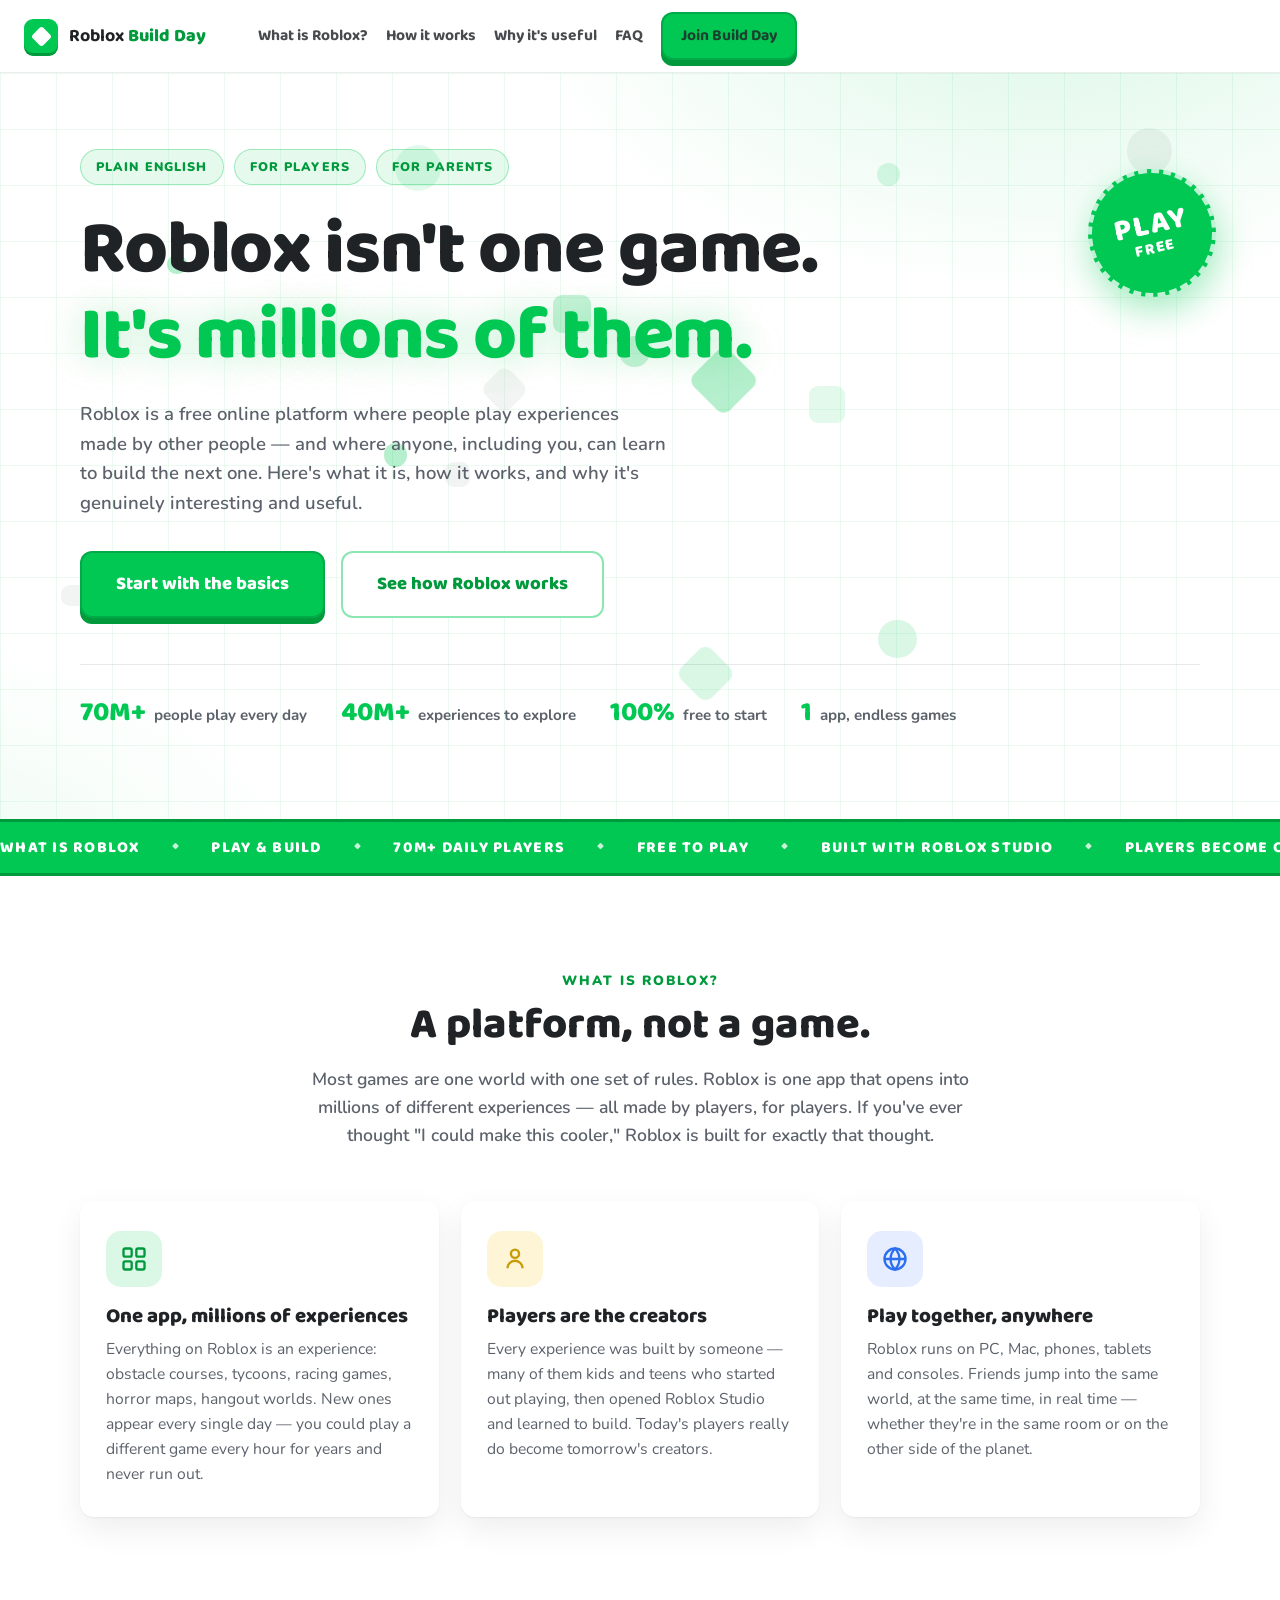
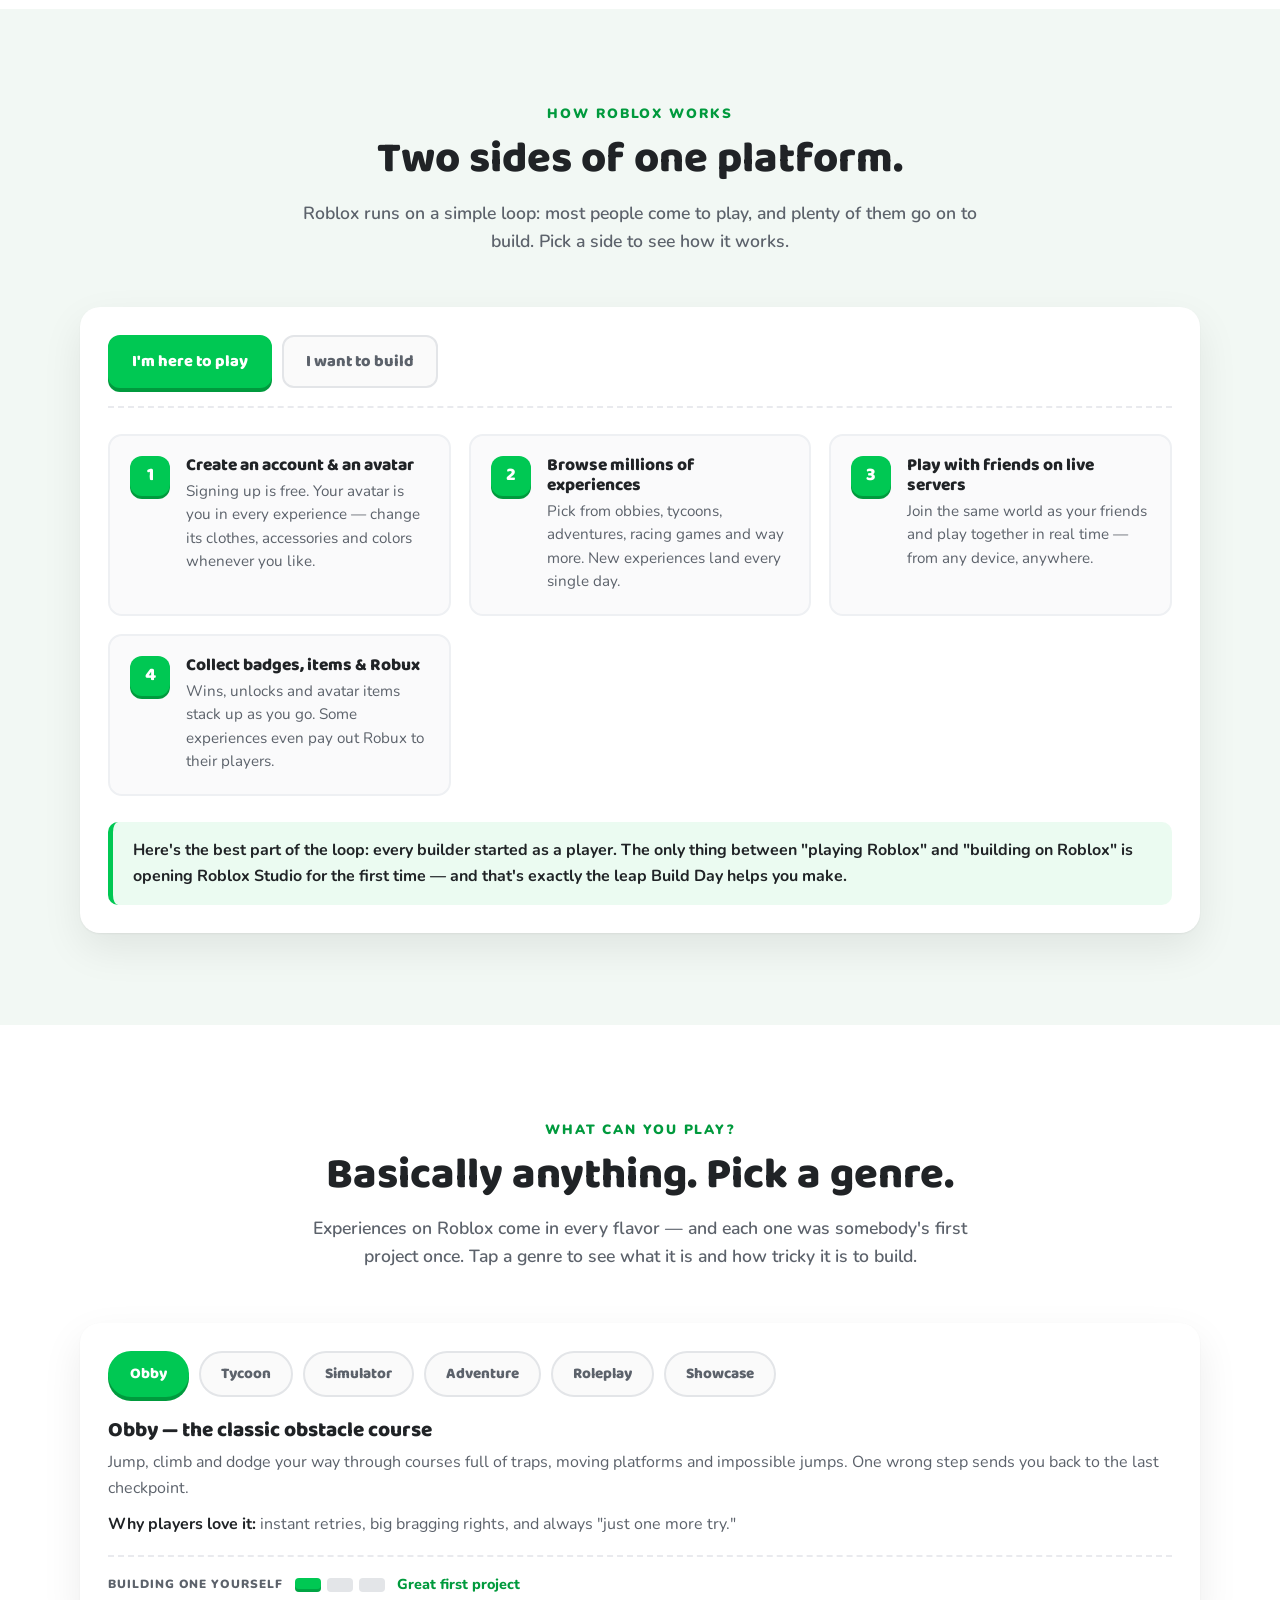
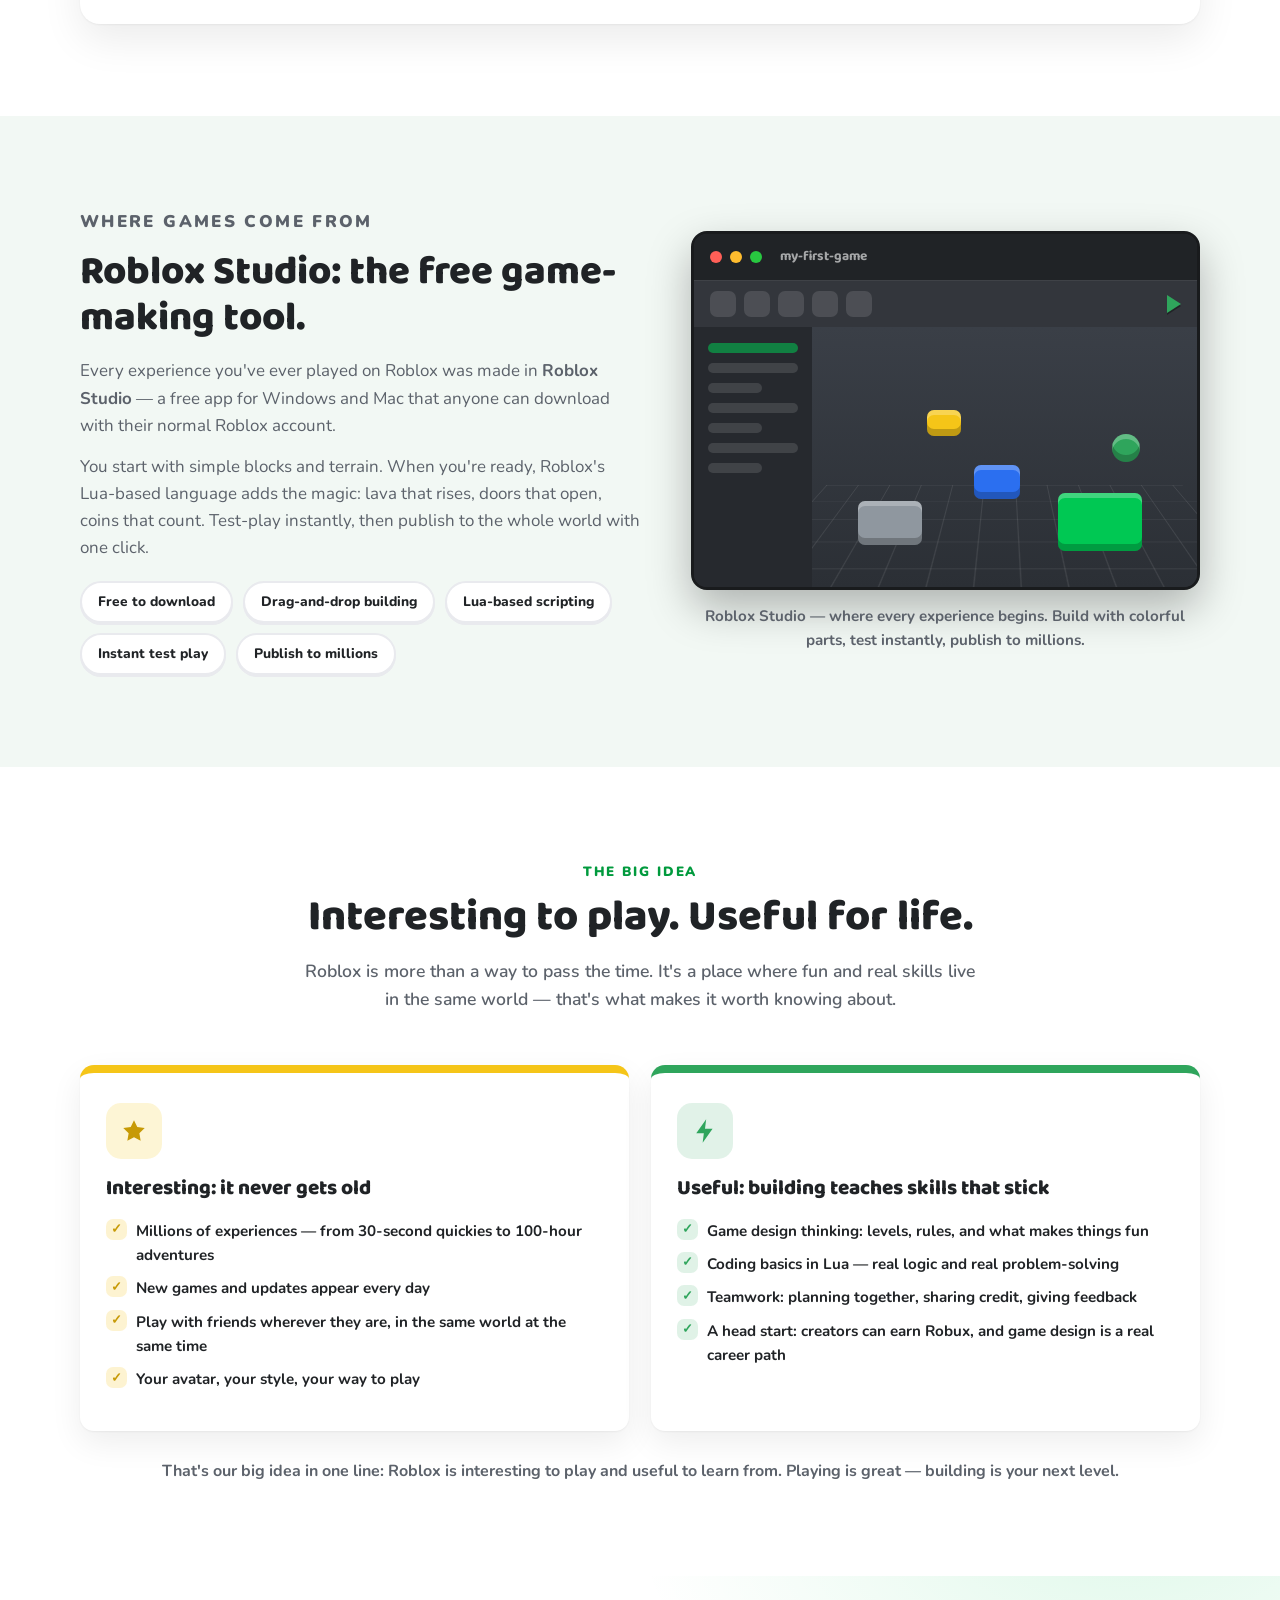
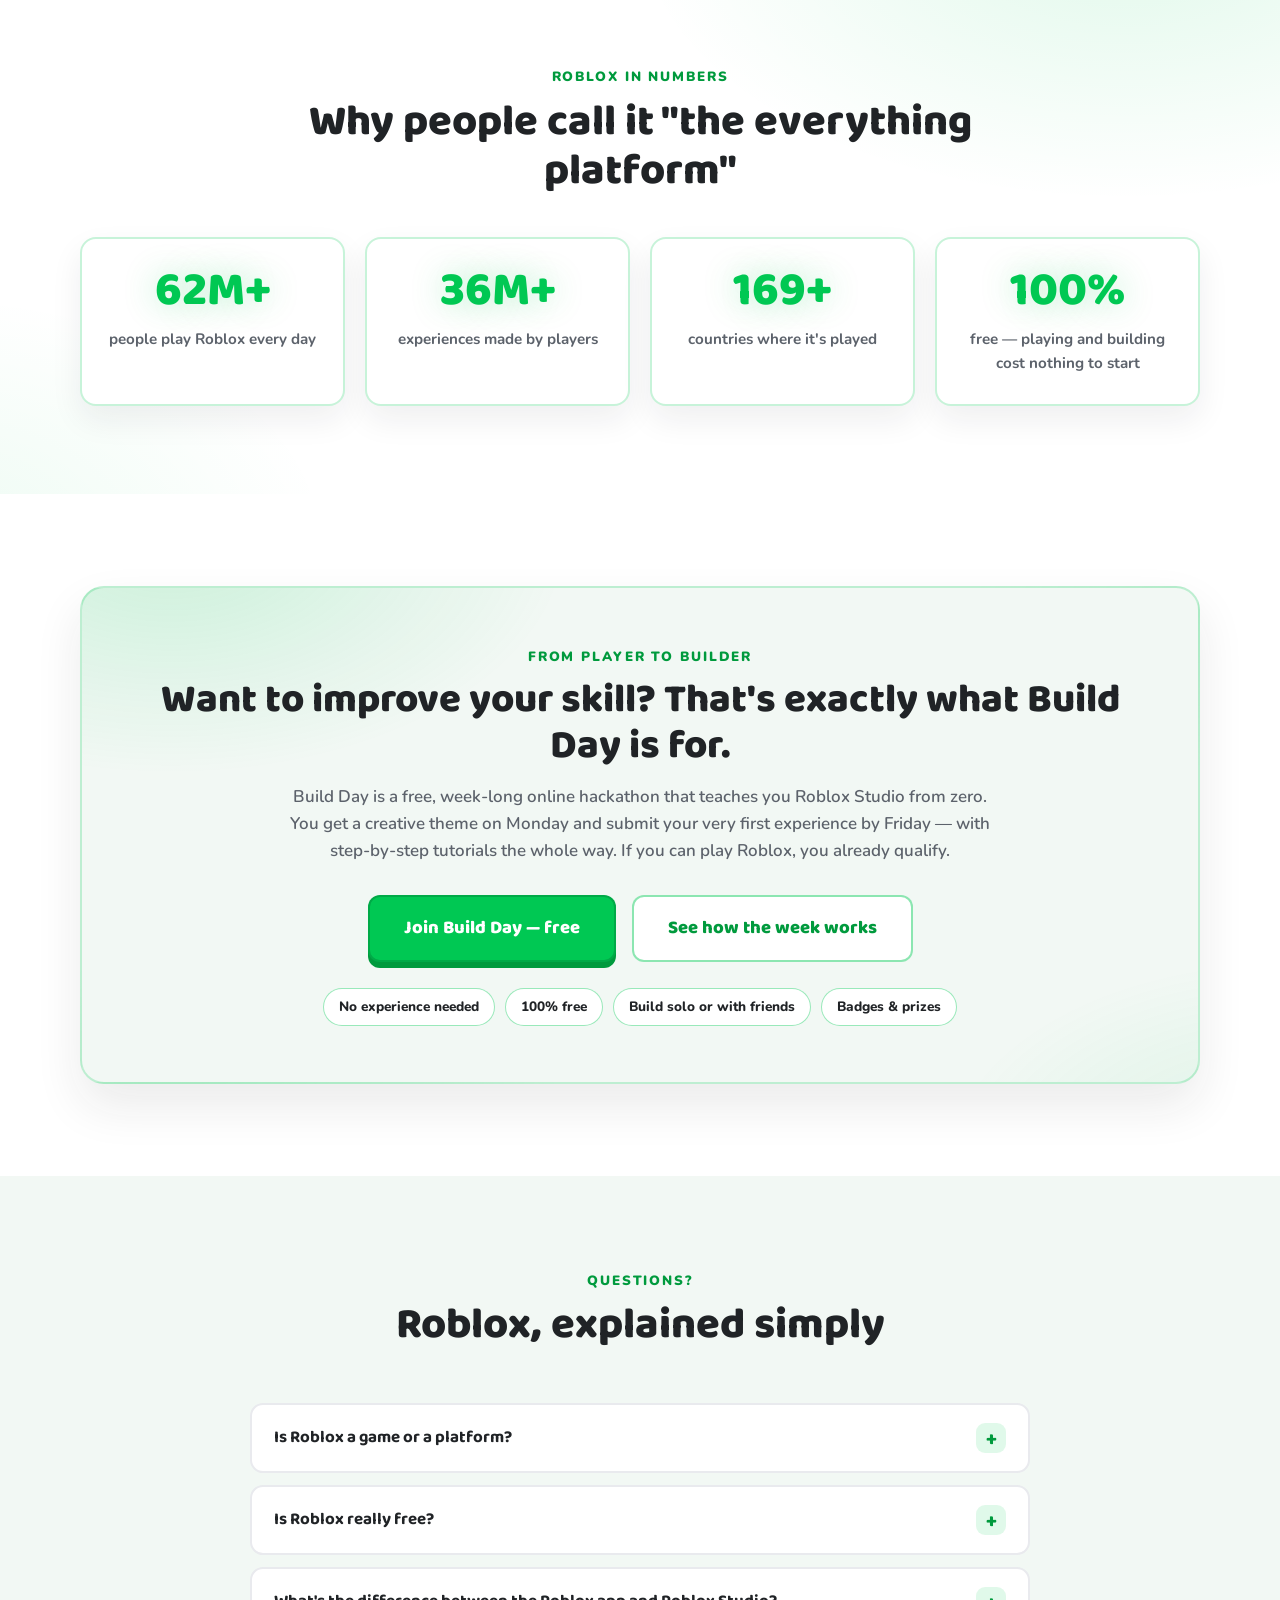
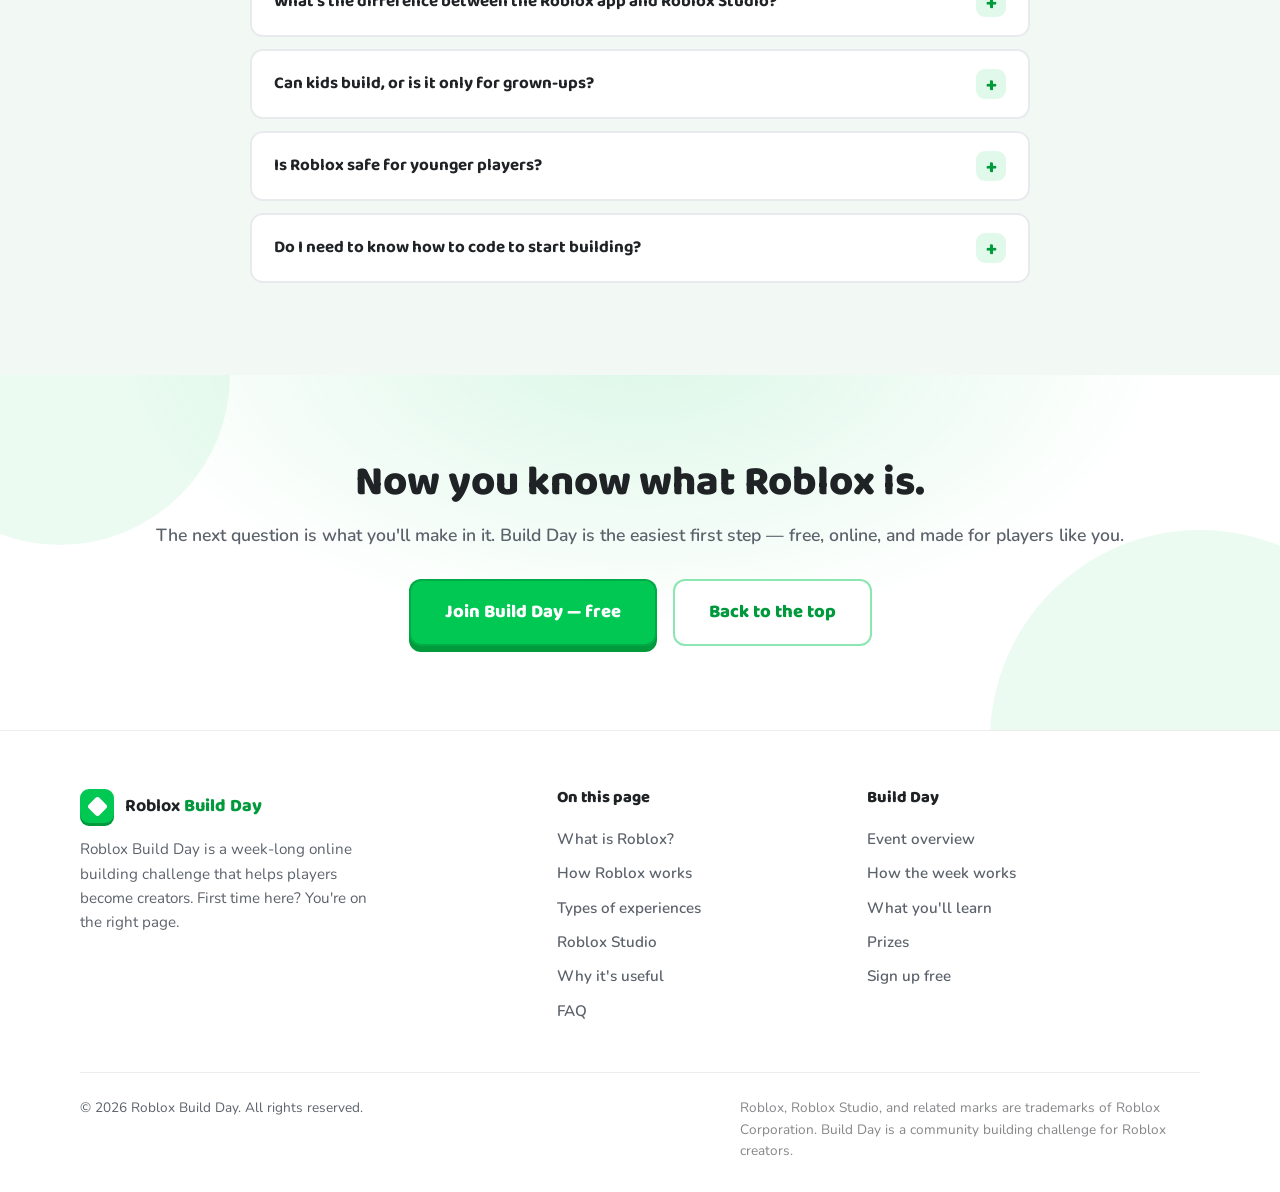
<file: index.html>
<!DOCTYPE html>
<html lang="en">
<head>
  <meta charset="UTF-8" />
  <meta name="viewport" content="width=device-width, initial-scale=1.0" />
  <title>What Is Roblox? How It Works, Explained for Players &amp; Families | Roblox Build Day</title>
  <meta name="description" content="Roblox is a free platform where millions of players build and play each other's experiences. Learn what Roblox is, how it works, and why it's interesting and useful — then join Build Day to level up your skills." />
  <link rel="icon" href="data:image/svg+xml,%3Csvg%20xmlns='http://www.w3.org/2000/svg'%20viewBox='0%200%2032%2032'%3E%3Crect%20width='32'%20height='32'%20rx='7'%20fill='%23e2231a'/%3E%3Crect%20x='9'%20y='9'%20width='14'%20height='14'%20fill='white'%20transform='rotate(45%2016%2016)'/%3E%3C/svg%3E" />
  <link rel="preconnect" href="https://fonts.googleapis.com" />
  <link rel="preconnect" href="https://fonts.gstatic.com" crossorigin />
  <link href="https://fonts.googleapis.com/css2?family=Baloo+2:wght@500;600;700;800&family=Nunito:wght@400;600;700;800;900&display=swap" rel="stylesheet" />
  <link rel="stylesheet" href="styles.css" />
</head>
<body>

  <header class="site-header" id="top">
    <nav class="nav container">
      <a class="brand" href="index.html">
        <span class="brand-mark" aria-hidden="true"><span class="brand-tilt"></span></span>
        <span class="brand-text">Roblox <strong>Build Day</strong></span>
      </a>
      <button class="nav-toggle" id="navToggle" aria-label="Toggle menu" aria-expanded="false">
        <span></span><span></span><span></span>
      </button>
      <ul class="nav-links" id="navLinks">
        <li><a href="#what">What is Roblox?</a></li>
        <li><a href="#how">How it works</a></li>
        <li><a href="#why">Why it's useful</a></li>
        <li><a href="#faq">FAQ</a></li>
        <li><a class="btn btn-red btn-small" href="build-day.html">Join Build Day</a></li>
      </ul>
    </nav>
  </header>

  <main>
    <!-- HERO -->
    <section class="hero">
      <div class="hero-shapes" id="heroShapes" aria-hidden="true"></div>
      <div class="container hero-inner">
        <p class="hero-eyebrow">
          <span class="pill">PLAIN ENGLISH</span>
          <span class="pill">FOR PLAYERS</span>
          <span class="pill">FOR PARENTS</span>
        </p>
        <h1>Roblox isn't one game.<br /><span class="accent">It's millions of them.</span></h1>
        <p class="hero-sub">Roblox is a free online platform where people play experiences made by other people — and where anyone, including you, can learn to build the next one. Here's what it is, how it works, and why it's genuinely interesting and useful.</p>
        <div class="hero-cta">
          <a href="#what" class="btn btn-red btn-big">Start with the basics</a>
          <a href="#how" class="btn btn-ghost btn-big">See how Roblox works</a>
        </div>
        <ul class="hero-stats">
          <li><strong>70M+</strong><span>people play every day</span></li>
          <li><strong>40M+</strong><span>experiences to explore</span></li>
          <li><strong>100%</strong><span>free to start</span></li>
          <li><strong>1</strong><span>app, endless games</span></li>
        </ul>
      </div>
      <div class="hero-sticker" aria-hidden="true"><span class="sticker-big">PLAY</span><span>FREE</span></div>
    </section>

    <!-- TICKER -->
    <div class="ticker" aria-hidden="true">
      <div class="ticker-track">
        <div class="ticker-group">
          <span>WHAT IS ROBLOX</span><span class="dot">◆</span><span>PLAY &amp; BUILD</span><span class="dot">◆</span><span>70M+ DAILY PLAYERS</span><span class="dot">◆</span><span>FREE TO PLAY</span><span class="dot">◆</span><span>BUILT WITH ROBLOX STUDIO</span><span class="dot">◆</span><span>PLAYERS BECOME CREATORS</span><span class="dot">◆</span>
        </div>
        <div class="ticker-group">
          <span>WHAT IS ROBLOX</span><span class="dot">◆</span><span>PLAY &amp; BUILD</span><span class="dot">◆</span><span>70M+ DAILY PLAYERS</span><span class="dot">◆</span><span>FREE TO PLAY</span><span class="dot">◆</span><span>BUILT WITH ROBLOX STUDIO</span><span class="dot">◆</span><span>PLAYERS BECOME CREATORS</span><span class="dot">◆</span>
        </div>
      </div>
    </div>

    <!-- WHAT IS ROBLOX -->
    <section class="section" id="what">
      <div class="container">
        <div class="section-head reveal">
          <p class="eyebrow">What is Roblox?</p>
          <h2>A platform, not a game.</h2>
          <p class="lead">Most games are one world with one set of rules. Roblox is one app that opens into millions of different experiences — all made by players, for players. If you've ever thought "I could make this cooler," Roblox is built for exactly that thought.</p>
        </div>
        <div class="what-grid stagger">
          <article class="card reveal">
            <div class="card-icon icon-red">
              <svg viewBox="0 0 24 24" fill="none" stroke="currentColor" stroke-width="2"><rect x="3" y="3" width="7" height="7" rx="1.5"/><rect x="14" y="3" width="7" height="7" rx="1.5"/><rect x="3" y="14" width="7" height="7" rx="1.5"/><rect x="14" y="14" width="7" height="7" rx="1.5"/></svg>
            </div>
            <h3>One app, millions of experiences</h3>
            <p>Everything on Roblox is an experience: obstacle courses, tycoons, racing games, horror maps, hangout worlds. New ones appear every single day — you could play a different game every hour for years and never run out.</p>
          </article>
          <article class="card reveal">
            <div class="card-icon icon-gold">
              <svg viewBox="0 0 24 24" fill="none" stroke="currentColor" stroke-width="2"><circle cx="12" cy="7.5" r="3.5"/><path d="M5.5 20a6.5 6.5 0 0 1 13 0"/></svg>
            </div>
            <h3>Players are the creators</h3>
            <p>Every experience was built by someone — many of them kids and teens who started out playing, then opened Roblox Studio and learned to build. Today's players really do become tomorrow's creators.</p>
          </article>
          <article class="card reveal">
            <div class="card-icon icon-blue">
              <svg viewBox="0 0 24 24" fill="none" stroke="currentColor" stroke-width="2"><circle cx="12" cy="12" r="9"/><path d="M3 12h18M12 3c2.5 2.6 3.8 5.6 3.8 9s-1.3 6.4-3.8 9c-2.5-2.6-3.8-5.6-3.8-9S9.5 5.6 12 3z"/></svg>
            </div>
            <h3>Play together, anywhere</h3>
            <p>Roblox runs on PC, Mac, phones, tablets and consoles. Friends jump into the same world, at the same time, in real time — whether they're in the same room or on the other side of the planet.</p>
          </article>
        </div>
      </div>
    </section>

    <!-- HOW IT WORKS -->
    <section class="section section-alt" id="how">
      <div class="container">
        <div class="section-head reveal">
          <p class="eyebrow">How Roblox works</p>
          <h2>Two sides of one platform.</h2>
          <p class="lead">Roblox runs on a simple loop: most people come to play, and plenty of them go on to build. Pick a side to see how it works.</p>
        </div>

        <div class="tabs reveal" data-tabs>
          <div class="tab-list" role="tablist" aria-label="How Roblox works">
            <button type="button" class="tab-btn active" id="tab-player" role="tab" aria-selected="true" aria-controls="panel-player" data-tab="player">I'm here to play</button>
            <button type="button" class="tab-btn" id="tab-creator" role="tab" aria-selected="false" aria-controls="panel-creator" data-tab="creator">I want to build</button>
          </div>

          <div class="tab-panel active" id="panel-player" role="tabpanel" aria-labelledby="tab-player" data-panel="player">
            <ol class="flow">
              <li class="flow-step">
                <span class="flow-num">1</span>
                <div>
                  <h3>Create an account &amp; an avatar</h3>
                  <p>Signing up is free. Your avatar is you in every experience — change its clothes, accessories and colors whenever you like.</p>
                </div>
              </li>
              <li class="flow-step">
                <span class="flow-num">2</span>
                <div>
                  <h3>Browse millions of experiences</h3>
                  <p>Pick from obbies, tycoons, adventures, racing games and way more. New experiences land every single day.</p>
                </div>
              </li>
              <li class="flow-step">
                <span class="flow-num">3</span>
                <div>
                  <h3>Play with friends on live servers</h3>
                  <p>Join the same world as your friends and play together in real time — from any device, anywhere.</p>
                </div>
              </li>
              <li class="flow-step">
                <span class="flow-num">4</span>
                <div>
                  <h3>Collect badges, items &amp; Robux</h3>
                  <p>Wins, unlocks and avatar items stack up as you go. Some experiences even pay out Robux to their players.</p>
                </div>
              </li>
            </ol>
          </div>

          <div class="tab-panel" id="panel-creator" role="tabpanel" aria-labelledby="tab-creator" data-panel="creator">
            <ol class="flow">
              <li class="flow-step">
                <span class="flow-num">1</span>
                <div>
                  <h3>Download Roblox Studio</h3>
                  <p>A free app for Windows and Mac. Same Roblox account, brand-new superpower: making instead of playing.</p>
                </div>
              </li>
              <li class="flow-step">
                <span class="flow-num">2</span>
                <div>
                  <h3>Build your world with parts</h3>
                  <p>Snap colorful blocks together into terrain, buildings and obstacles. Think digital LEGO with infinite bricks — no 3D modeling skills needed.</p>
                </div>
              </li>
              <li class="flow-step">
                <span class="flow-num">3</span>
                <div>
                  <h3>Script the fun with Lua</h3>
                  <p>A few lines of Roblox's Lua-based code make things happen: lava rises, coins spin, doors open. Guided tutorials explain every line.</p>
                </div>
              </li>
              <li class="flow-step">
                <span class="flow-num">4</span>
                <div>
                  <h3>Test &amp; publish with one click</h3>
                  <p>Hit play to test your game instantly, then publish it so anyone on Roblox can join — that's millions of potential players.</p>
                </div>
              </li>
              <li class="flow-step">
                <span class="flow-num">5</span>
                <div>
                  <h3>Grow your game and your skills</h3>
                  <p>Listen to player feedback, ship updates, and watch your experience grow. Popular creators can even earn Robux for their work.</p>
                </div>
              </li>
            </ol>
          </div>

          <p class="tabs-note">Here's the best part of the loop: every builder started as a player. The only thing between "playing Roblox" and "building on Roblox" is opening Roblox Studio for the first time — and that's exactly the leap Build Day helps you make.</p>
        </div>
      </div>
    </section>

    <!-- TYPES OF EXPERIENCES -->
    <section class="section" id="types">
      <div class="container">
        <div class="section-head reveal">
          <p class="eyebrow">What can you play?</p>
          <h2>Basically anything. Pick a genre.</h2>
          <p class="lead">Experiences on Roblox come in every flavor — and each one was somebody's first project once. Tap a genre to see what it is and how tricky it is to build.</p>
        </div>

        <div class="tabs reveal" data-tabs>
          <div class="tab-list tab-list-chips" role="tablist" aria-label="Experience types">
            <button type="button" class="tab-btn chip active" id="tab-obby" role="tab" aria-selected="true" aria-controls="panel-obby" data-tab="obby">Obby</button>
            <button type="button" class="tab-btn chip" id="tab-tycoon" role="tab" aria-selected="false" aria-controls="panel-tycoon" data-tab="tycoon">Tycoon</button>
            <button type="button" class="tab-btn chip" id="tab-simulator" role="tab" aria-selected="false" aria-controls="panel-simulator" data-tab="simulator">Simulator</button>
            <button type="button" class="tab-btn chip" id="tab-adventure" role="tab" aria-selected="false" aria-controls="panel-adventure" data-tab="adventure">Adventure</button>
            <button type="button" class="tab-btn chip" id="tab-roleplay" role="tab" aria-selected="false" aria-controls="panel-roleplay" data-tab="roleplay">Roleplay</button>
            <button type="button" class="tab-btn chip" id="tab-showcase" role="tab" aria-selected="false" aria-controls="panel-showcase" data-tab="showcase">Showcase</button>
          </div>

          <div class="tab-panel active" id="panel-obby" role="tabpanel" aria-labelledby="tab-obby" data-panel="obby">
            <div class="exp-copy">
              <h3>Obby — the classic obstacle course</h3>
              <p>Jump, climb and dodge your way through courses full of traps, moving platforms and impossible jumps. One wrong step sends you back to the last checkpoint.</p>
              <p class="exp-meta"><strong>Why players love it:</strong> instant retries, big bragging rights, and always "just one more try."</p>
              <div class="diff-meter">
                <span class="diff-label">Building one yourself</span>
                <span class="diff-blocks"><span class="on"></span><span></span><span></span></span>
                <span class="diff-text">Great first project</span>
              </div>
            </div>
          </div>

          <div class="tab-panel" id="panel-tycoon" role="tabpanel" aria-labelledby="tab-tycoon" data-panel="tycoon">
            <div class="exp-copy">
              <h3>Tycoon — build a business, block by block</h3>
              <p>Start with a single money dropper, then grow your own factory, shop or theme park as everything around you upgrades and expands.</p>
              <p class="exp-meta"><strong>Why players love it:</strong> watching the numbers go up and unlocking the next upgrade never gets old.</p>
              <div class="diff-meter">
                <span class="diff-label">Building one yourself</span>
                <span class="diff-blocks"><span class="on"></span><span class="on"></span><span></span></span>
                <span class="diff-text">A step up</span>
              </div>
            </div>
          </div>

          <div class="tab-panel" id="panel-simulator" role="tabpanel" aria-labelledby="tab-simulator" data-panel="simulator">
            <div class="exp-copy">
              <h3>Simulator — collect, get stronger, repeat</h3>
              <p>Gather coins or pets, become more powerful, and unlock new areas. Simple loops that somehow turn into hours of "just five more minutes."</p>
              <p class="exp-meta"><strong>Why players love it:</strong> constant progress and unlocks — easy to learn, hard to stop.</p>
              <div class="diff-meter">
                <span class="diff-label">Building one yourself</span>
                <span class="diff-blocks"><span class="on"></span><span class="on"></span><span></span></span>
                <span class="diff-text">A step up</span>
              </div>
            </div>
          </div>

          <div class="tab-panel" id="panel-adventure" role="tabpanel" aria-labelledby="tab-adventure" data-panel="adventure">
            <div class="exp-copy">
              <h3>Adventure — quests, bosses and loot</h3>
              <p>Explore story worlds full of maps, enemies, bosses and treasure, either solo or with a squad of friends.</p>
              <p class="exp-meta"><strong>Why players love it:</strong> real exploration and challenge — it feels like a full console game, but free.</p>
              <div class="diff-meter">
                <span class="diff-label">Building one yourself</span>
                <span class="diff-blocks"><span class="on"></span><span class="on"></span><span class="on"></span></span>
                <span class="diff-text">Ambitious, but doable</span>
              </div>
            </div>
          </div>

          <div class="tab-panel" id="panel-roleplay" role="tabpanel" aria-labelledby="tab-roleplay" data-panel="roleplay">
            <div class="exp-copy">
              <h3>Roleplay — the story is whatever you make it</h3>
              <p>Play a character in worlds built for hanging out: restaurants, cities, schools. The rules are loose and the story comes from the players themselves.</p>
              <p class="exp-meta"><strong>Why players love it:</strong> it's a stage — friends invent wild scenarios together.</p>
              <div class="diff-meter">
                <span class="diff-label">Building one yourself</span>
                <span class="diff-blocks"><span class="on"></span><span class="on"></span><span></span></span>
                <span class="diff-text">A step up</span>
              </div>
            </div>
          </div>

          <div class="tab-panel" id="panel-showcase" role="tabpanel" aria-labelledby="tab-showcase" data-panel="showcase">
            <div class="exp-copy">
              <h3>Showcase — worlds made just to explore</h3>
              <p>Beautifully designed worlds with no goals at all: wander, hang out, take screenshots, and see what amazing builders can do.</p>
              <p class="exp-meta"><strong>Why players love it:</strong> chill vibes — and great inspiration for your own future builds.</p>
              <div class="diff-meter">
                <span class="diff-label">Building one yourself</span>
                <span class="diff-blocks"><span class="on"></span><span></span><span></span></span>
                <span class="diff-text">Great first project</span>
              </div>
            </div>
          </div>
        </div>
      </div>
    </section>

    <!-- WHERE GAMES COME FROM -->
    <section class="section section-alt" id="studio">
      <div class="container">
        <div class="learn-grid">
          <div class="learn-copy reveal">
            <p class="eyebrow">Where games come from</p>
            <h2>Roblox Studio: the free game-making tool.</h2>
            <p>Every experience you've ever played on Roblox was made in <strong>Roblox Studio</strong> — a free app for Windows and Mac that anyone can download with their normal Roblox account.</p>
            <p>You start with simple blocks and terrain. When you're ready, Roblox's Lua-based language adds the magic: lava that rises, doors that open, coins that count. Test-play instantly, then publish to the whole world with one click.</p>
            <ul class="chip-list">
              <li>Free to download</li>
              <li>Drag-and-drop building</li>
              <li>Lua-based scripting</li>
              <li>Instant test play</li>
              <li>Publish to millions</li>
            </ul>
          </div>
          <figure class="studio-mock reveal">
            <div class="studio-window" aria-hidden="true">
              <div class="studio-top">
                <span class="studio-dot r"></span>
                <span class="studio-dot y"></span>
                <span class="studio-dot g"></span>
                <span class="studio-title">my-first-game</span>
              </div>
              <div class="studio-tools">
                <span class="studio-tool"></span>
                <span class="studio-tool"></span>
                <span class="studio-tool"></span>
                <span class="studio-tool"></span>
                <span class="studio-tool"></span>
                <span class="studio-play"></span>
              </div>
              <div class="studio-body">
                <div class="studio-panel">
                  <span class="p-line red"></span>
                  <span class="p-line"></span>
                  <span class="p-line short"></span>
                  <span class="p-line"></span>
                  <span class="p-line short"></span>
                  <span class="p-line"></span>
                  <span class="p-line short"></span>
                </div>
                <div class="studio-viewport">
                  <div class="vp-grid"></div>
                  <span class="vp-part vp-grey p-a"></span>
                  <span class="vp-part vp-blue p-b"></span>
                  <span class="vp-part vp-red p-c"></span>
                  <span class="vp-part vp-gold p-d"></span>
                  <span class="vp-part vp-green p-e"></span>
                </div>
              </div>
            </div>
            <figcaption>Roblox Studio — where every experience begins. Build with colorful parts, test instantly, publish to millions.</figcaption>
          </figure>
        </div>
      </div>
    </section>

    <!-- WHY IT MATTERS -->
    <section class="section" id="why">
      <div class="container">
        <div class="section-head reveal">
          <p class="eyebrow">The big idea</p>
          <h2>Interesting to play. Useful for life.</h2>
          <p class="lead">Roblox is more than a way to pass the time. It's a place where fun and real skills live in the same world — that's what makes it worth knowing about.</p>
        </div>
        <div class="compare-grid stagger">
          <article class="card compare-card compare-fun reveal">
            <div class="card-icon icon-gold">
              <svg viewBox="0 0 24 24" fill="currentColor"><path d="M12 2.8l2.8 5.8 6.4.9-4.6 4.5 1.1 6.4L12 17.4l-5.7 3 1.1-6.4L2.8 9.5l6.4-.9z"/></svg>
            </div>
            <h3>Interesting: it never gets old</h3>
            <ul class="check-list check-gold">
              <li>Millions of experiences — from 30-second quickies to 100-hour adventures</li>
              <li>New games and updates appear every day</li>
              <li>Play with friends wherever they are, in the same world at the same time</li>
              <li>Your avatar, your style, your way to play</li>
            </ul>
          </article>
          <article class="card compare-card compare-useful reveal">
            <div class="card-icon icon-green">
              <svg viewBox="0 0 24 24" fill="currentColor"><path d="M13 2 4.5 14H11l-1 8 8.5-12H12z"/></svg>
            </div>
            <h3>Useful: building teaches skills that stick</h3>
            <ul class="check-list">
              <li>Game design thinking: levels, rules, and what makes things fun</li>
              <li>Coding basics in Lua — real logic and real problem-solving</li>
              <li>Teamwork: planning together, sharing credit, giving feedback</li>
              <li>A head start: creators can earn Robux, and game design is a real career path</li>
            </ul>
          </article>
        </div>
        <p class="prize-note reveal">That's our big idea in one line: Roblox is interesting to play and useful to learn from. Playing is great — <strong>building is your next level.</strong></p>
      </div>
    </section>

    <!-- NUMBERS -->
    <section class="stats-band">
      <div class="container">
        <div class="section-head reveal">
          <p class="eyebrow eyebrow-light">Roblox in numbers</p>
          <h2>Why people call it "the everything platform"</h2>
        </div>
        <div class="stat-grid stagger">
          <div class="stat-block reveal">
            <span class="stat-num"><span data-count="70">70</span>M+</span>
            <span class="stat-label">people play Roblox every day</span>
          </div>
          <div class="stat-block reveal">
            <span class="stat-num"><span data-count="40">40</span>M+</span>
            <span class="stat-label">experiences made by players</span>
          </div>
          <div class="stat-block reveal">
            <span class="stat-num"><span data-count="190">190</span>+</span>
            <span class="stat-label">countries where it's played</span>
          </div>
          <div class="stat-block reveal">
            <span class="stat-num">100%</span>
            <span class="stat-label">free — playing and building cost nothing to start</span>
          </div>
        </div>
      </div>
    </section>

    <!-- BUILD DAY BRIDGE -->
    <section class="section" id="build-day">
      <div class="container">
        <div class="bridge-panel reveal">
          <p class="eyebrow eyebrow-light">From player to builder</p>
          <h2>Want to improve your skill? That's exactly what Build Day is for.</h2>
          <p>Build Day is a free, week-long online hackathon that teaches you Roblox Studio from zero. You get a creative theme on Monday and submit your very first experience by Friday — with step-by-step tutorials the whole way. If you can play Roblox, you already qualify.</p>
          <div class="bridge-cta">
            <a href="build-day.html#signup" class="btn btn-red btn-big">Join Build Day — free</a>
            <a href="build-day.html#week" class="btn btn-ghost btn-big">See how the week works</a>
          </div>
          <ul class="req-list">
            <li>No experience needed</li>
            <li>100% free</li>
            <li>Build solo or with friends</li>
            <li>Badges &amp; prizes</li>
          </ul>
        </div>
      </div>
    </section>

    <!-- FAQ -->
    <section class="section section-alt" id="faq">
      <div class="container container-narrow">
        <div class="section-head reveal">
          <p class="eyebrow">Questions?</p>
          <h2>Roblox, explained simply</h2>
        </div>
        <div class="faq-list reveal">
          <div class="faq-item">
            <button class="faq-question" aria-expanded="false">
              <span>Is Roblox a game or a platform?</span>
              <span class="faq-icon" aria-hidden="true">+</span>
            </button>
            <div class="faq-answer"><p>A platform. Roblox is one free app that contains millions of separate experiences — games made by users. And it's also the place those games get made: the free Roblox Studio app. Thousands of new experiences are published every day.</p></div>
          </div>
          <div class="faq-item">
            <button class="faq-question" aria-expanded="false">
              <span>Is Roblox really free?</span>
              <span class="faq-icon" aria-hidden="true">+</span>
            </button>
            <div class="faq-answer"><p>Yes. Playing, making an account, and using Roblox Studio all cost nothing. There's an optional virtual currency called Robux for avatar items and in-game extras — but you never need it to play or to build.</p></div>
          </div>
          <div class="faq-item">
            <button class="faq-question" aria-expanded="false">
              <span>What's the difference between the Roblox app and Roblox Studio?</span>
              <span class="faq-icon" aria-hidden="true">+</span>
            </button>
            <div class="faq-answer"><p>The Roblox app is for playing: you join experiences, hang out with friends, and customize your avatar. Roblox Studio is the free creation app for Windows and Mac where those experiences are built — parts, terrain, and Lua-based code. Same account, two different sides of the platform.</p></div>
          </div>
          <div class="faq-item">
            <button class="faq-question" aria-expanded="false">
              <span>Can kids build, or is it only for grown-ups?</span>
              <span class="faq-icon" aria-hidden="true">+</span>
            </button>
            <div class="faq-answer"><p>Kids build on Roblox every day — and some of the most popular experiences on the platform were started by teenagers. Beginners can build whole worlds with just blocks; coding comes later, only when they're ready for it.</p></div>
          </div>
          <div class="faq-item">
            <button class="faq-question" aria-expanded="false">
              <span>Is Roblox safe for younger players?</span>
              <span class="faq-icon" aria-hidden="true">+</span>
            </button>
            <div class="faq-answer"><p>Roblox uses chat filtering, moderation, and parental controls — including account restrictions and spending limits for kids under 13. As with any online platform, parents should set up the account together with their child. Build Day is moderated and family-friendly, too.</p></div>
          </div>
          <div class="faq-item">
            <button class="faq-question" aria-expanded="false">
              <span>Do I need to know how to code to start building?</span>
              <span class="faq-icon" aria-hidden="true">+</span>
            </button>
            <div class="faq-answer"><p>No. You can build entire worlds with just parts and terrain — no code at all. Scripting (with Roblox's Lua-based language) is how you add interactive magic later, and guided tutorials make it beginner-friendly. That's also the heart of what Build Day teaches.</p></div>
          </div>
        </div>
      </div>
    </section>

    <!-- FINAL CTA -->
    <section class="final-cta">
      <div class="container">
        <div class="final-inner reveal">
          <h2>Now you know what Roblox is.</h2>
          <p>The next question is what you'll make in it. Build Day is the easiest first step — free, online, and made for players like you.</p>
          <div class="final-cta-row">
            <a href="build-day.html#signup" class="btn btn-red btn-big">Join Build Day — free</a>
            <a href="#top" class="btn btn-ghost btn-big">Back to the top</a>
          </div>
        </div>
      </div>
    </section>
  </main>

  <footer class="site-footer">
    <div class="container footer-grid">
      <div class="footer-brand">
        <a class="brand" href="index.html">
          <span class="brand-mark" aria-hidden="true"><span class="brand-tilt"></span></span>
          <span class="brand-text">Roblox <strong>Build Day</strong></span>
        </a>
        <p>Roblox Build Day is a week-long online building challenge that helps players become creators. First time here? You're on the right page.</p>
      </div>
      <div class="footer-col">
        <h4>On this page</h4>
        <a href="#what">What is Roblox?</a>
        <a href="#how">How Roblox works</a>
        <a href="#types">Types of experiences</a>
        <a href="#studio">Roblox Studio</a>
        <a href="#why">Why it's useful</a>
        <a href="#faq">FAQ</a>
      </div>
      <div class="footer-col">
        <h4>Build Day</h4>
        <a href="build-day.html">Event overview</a>
        <a href="build-day.html#week">How the week works</a>
        <a href="build-day.html#learn">What you'll learn</a>
        <a href="build-day.html#prizes">Prizes</a>
        <a href="build-day.html#signup">Sign up free</a>
      </div>
    </div>
    <div class="container footer-bottom">
      <p>© 2026 Roblox Build Day. All rights reserved.</p>
      <p class="fine-print">Roblox, Roblox Studio, and related marks are trademarks of Roblox Corporation. Build Day is a community building challenge for Roblox creators.</p>
    </div>
  </footer>

  <script src="script.js"></script>
</body>
</html>
</file>
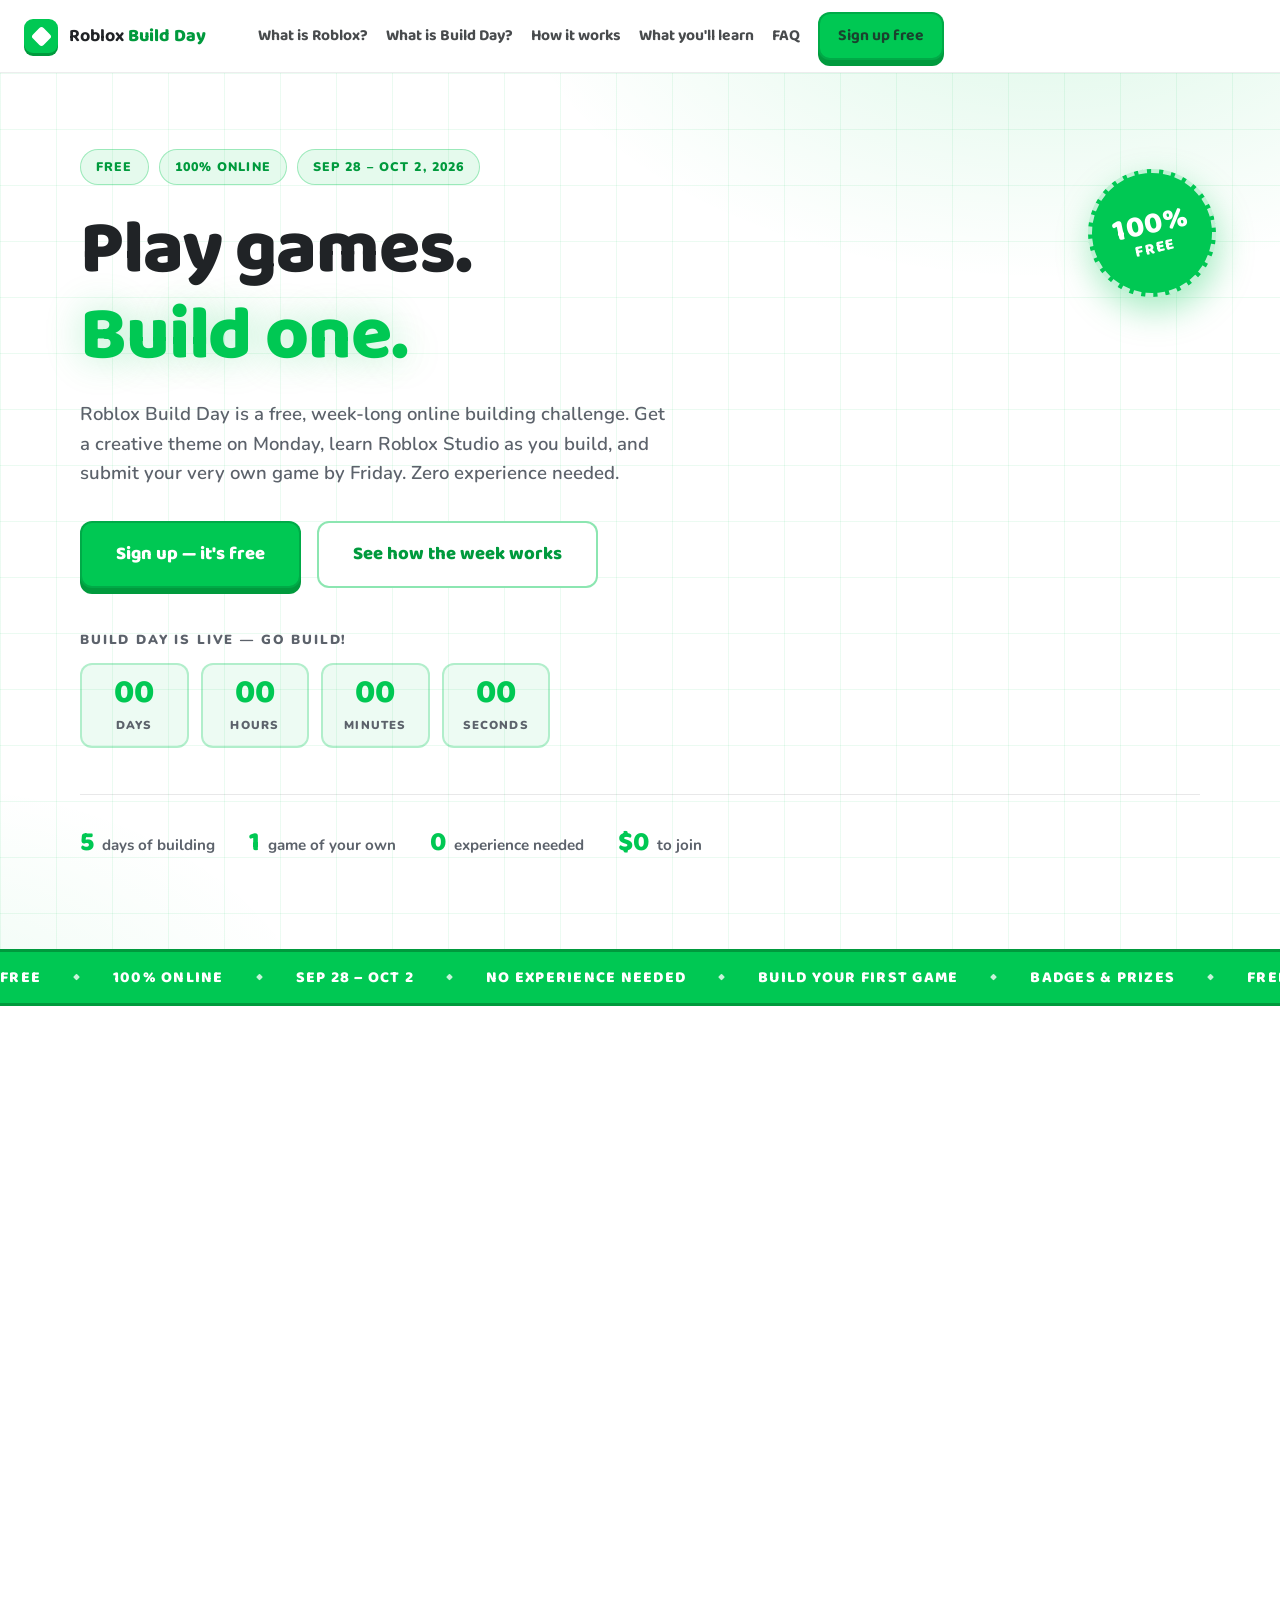
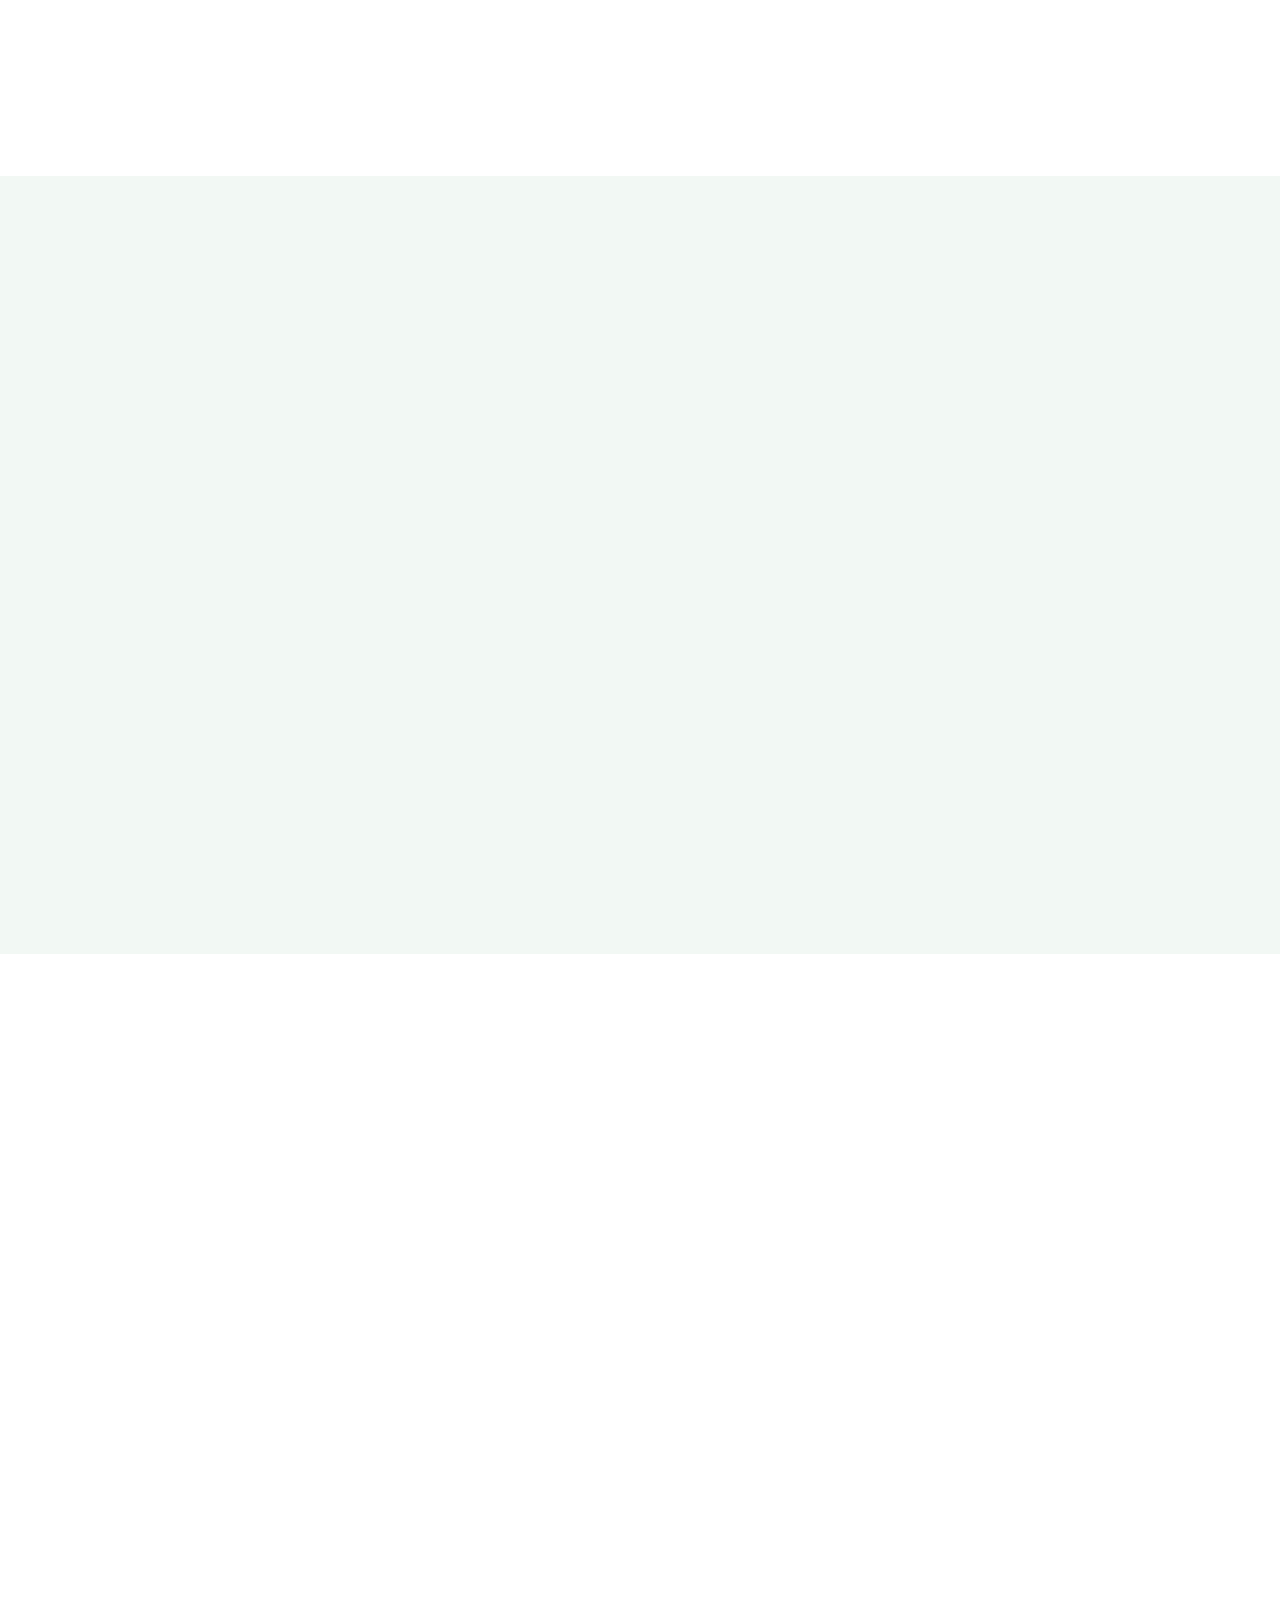
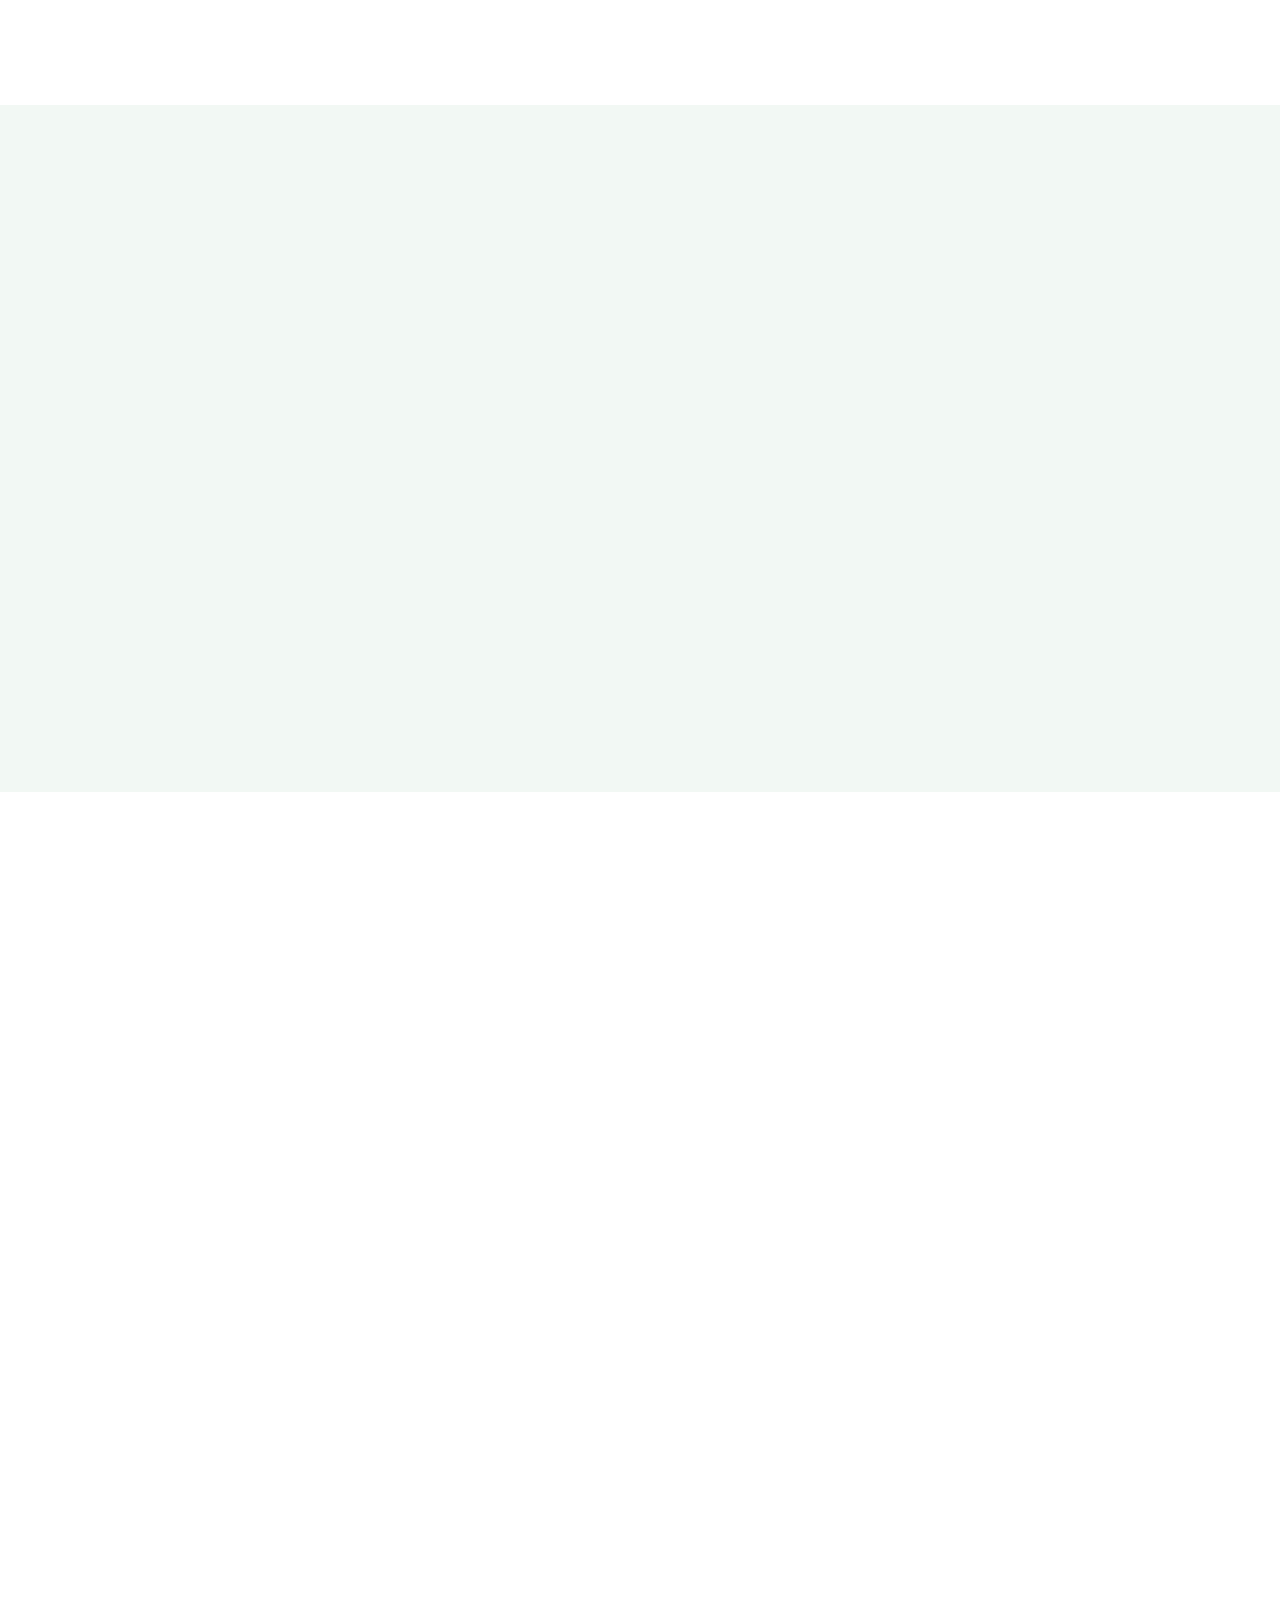
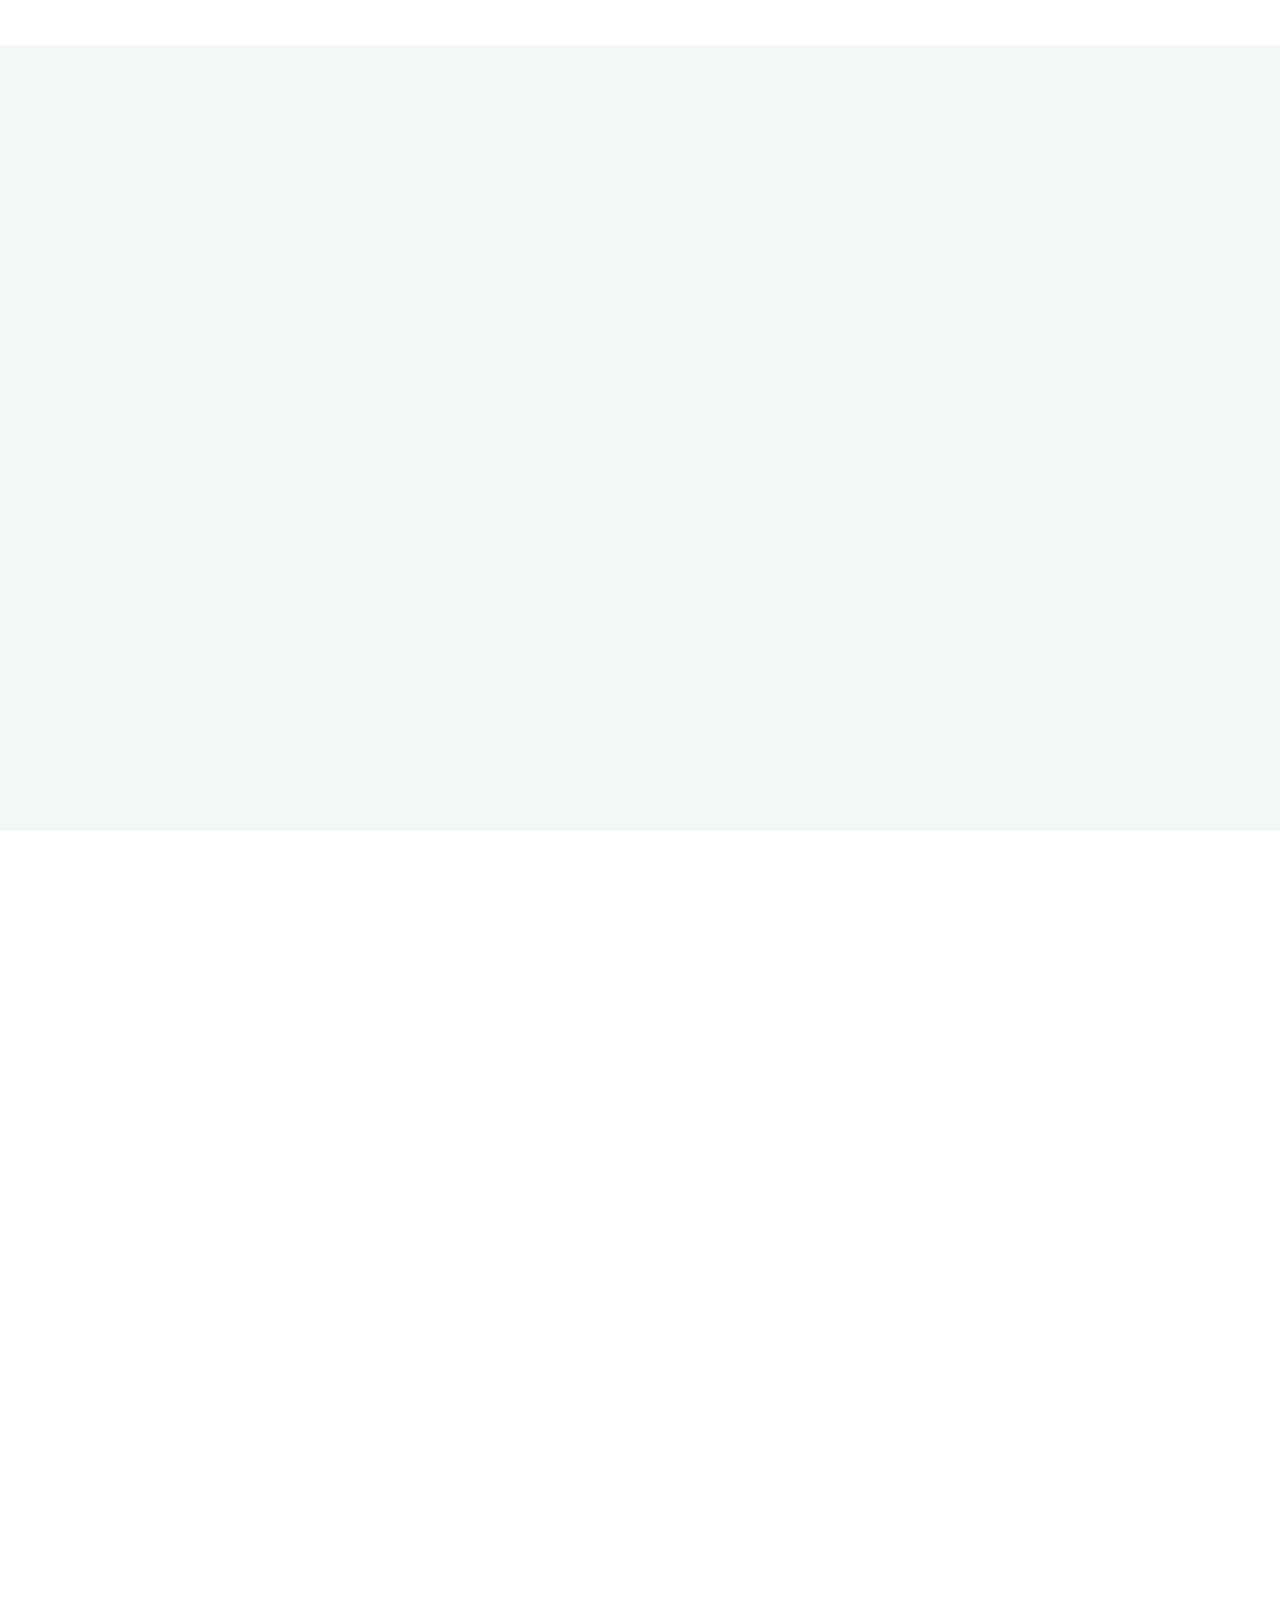
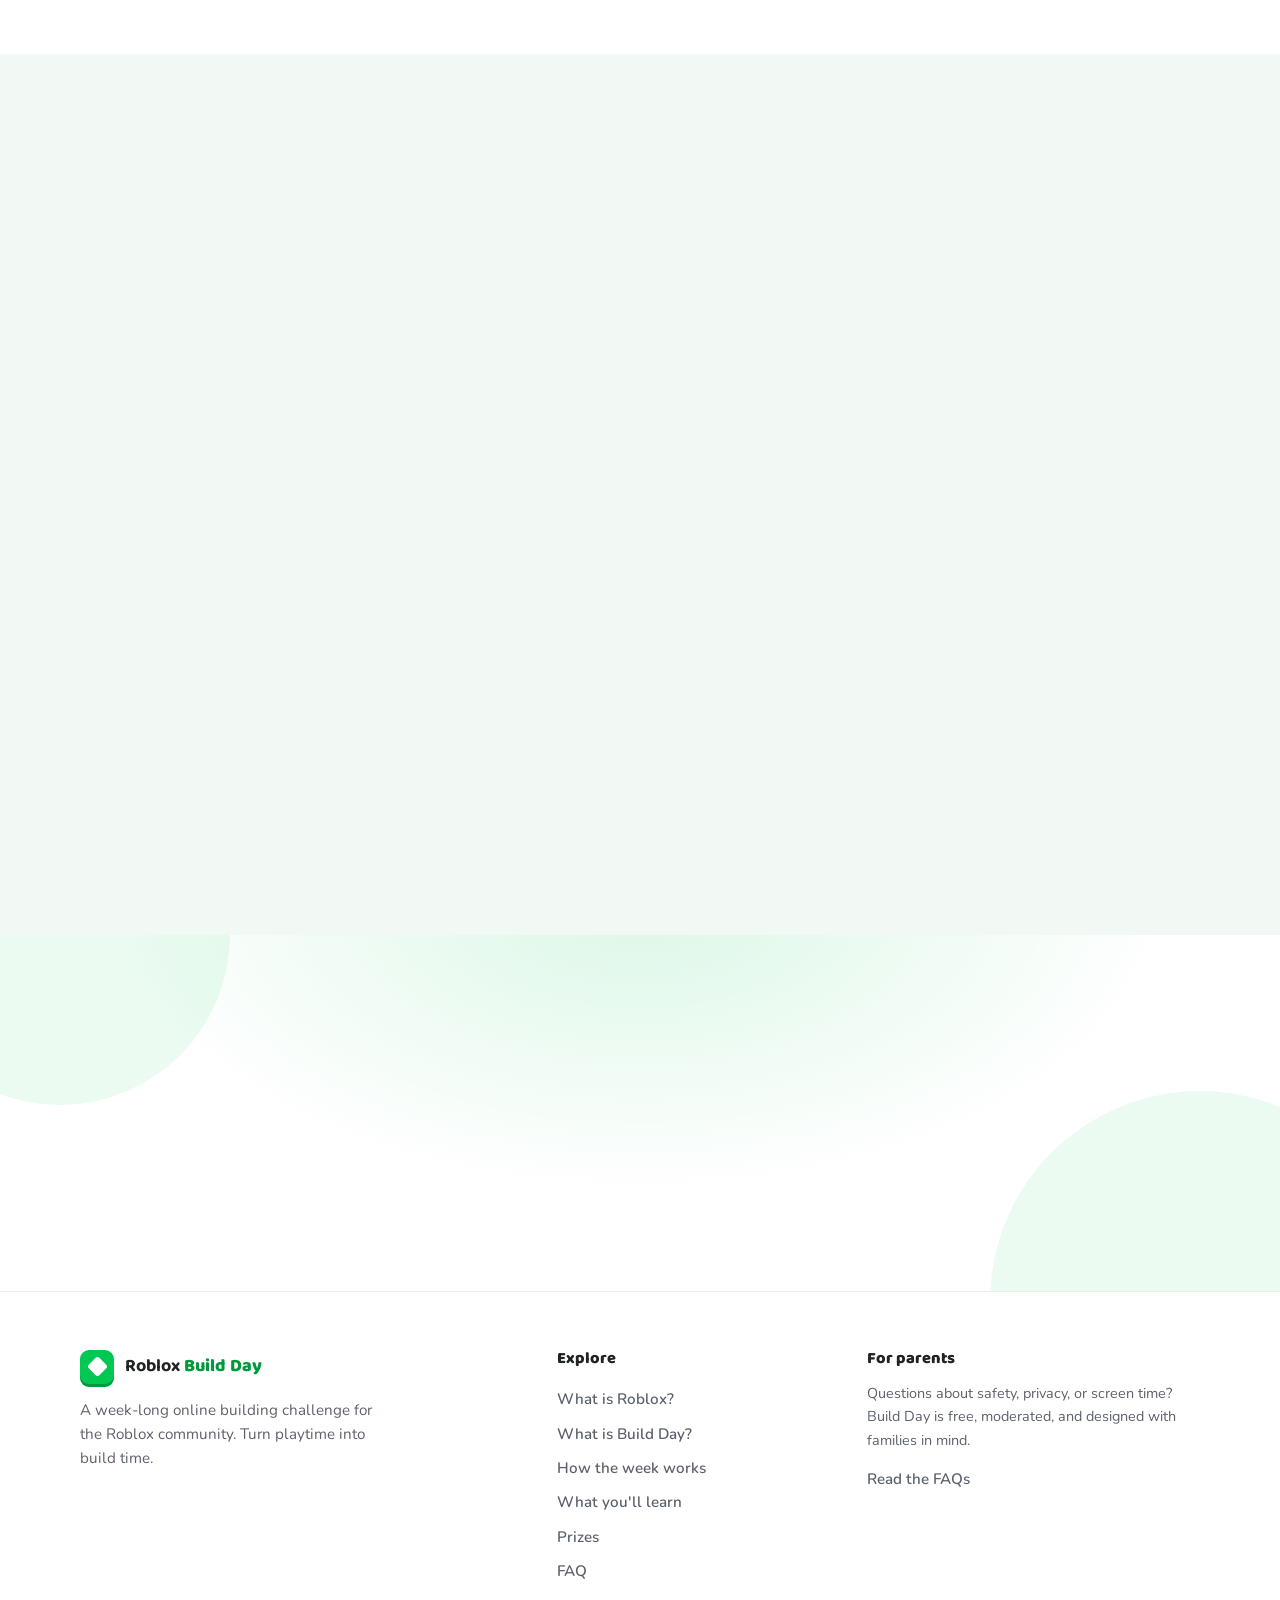
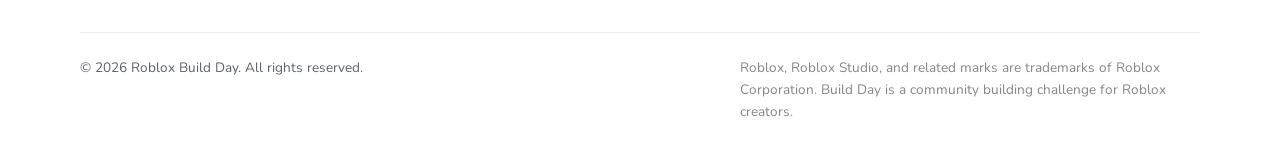
<file: build-day.html>
<!DOCTYPE html>
<html lang="en">
<head>
  <meta charset="UTF-8" />
  <meta name="viewport" content="width=device-width, initial-scale=1.0" />
  <title>Roblox Build Day — Build Your First Game in One Week</title>
  <meta name="description" content="Roblox Build Day is a free, week-long online building challenge. Get a creative theme on Monday, learn Roblox Studio as you build, and submit your own game by Friday. No experience needed." />
  <link rel="icon" href="data:image/svg+xml,%3Csvg%20xmlns='http://www.w3.org/2000/svg'%20viewBox='0%200%2032%2032'%3E%3Crect%20width='32'%20height='32'%20rx='7'%20fill='%23e2231a'/%3E%3Crect%20x='9'%20y='9'%20width='14'%20height='14'%20fill='white'%20transform='rotate(45%2016%2016)'/%3E%3C/svg%3E" />
  <link rel="preconnect" href="https://fonts.googleapis.com" />
  <link rel="preconnect" href="https://fonts.gstatic.com" crossorigin />
  <link href="https://fonts.googleapis.com/css2?family=Baloo+2:wght@500;600;700;800&family=Nunito:wght@400;600;700;800;900&display=swap" rel="stylesheet" />
  <link rel="stylesheet" href="styles.css" />
</head>
<body>

  <header class="site-header" id="top">
    <nav class="nav container">
      <a class="brand" href="#top">
        <span class="brand-mark" aria-hidden="true"><span class="brand-tilt"></span></span>
        <span class="brand-text">Roblox <strong>Build Day</strong></span>
      </a>
      <button class="nav-toggle" id="navToggle" aria-label="Toggle menu" aria-expanded="false">
        <span></span><span></span><span></span>
      </button>
      <ul class="nav-links" id="navLinks">
        <li><a href="index.html">What is Roblox?</a></li>
        <li><a href="#what">What is Build Day?</a></li>
        <li><a href="#week">How it works</a></li>
        <li><a href="#learn">What you'll learn</a></li>
        <li><a href="#faq">FAQ</a></li>
        <li><a class="btn btn-red btn-small" href="#signup">Sign up free</a></li>
      </ul>
    </nav>
  </header>

  <main>
    <!-- HERO -->
    <section class="hero">
      <div class="hero-shapes" id="heroShapes" aria-hidden="true"></div>
      <div class="container hero-inner">
        <p class="hero-eyebrow">
          <span class="pill">FREE</span>
          <span class="pill">100% ONLINE</span>
          <span class="pill">SEP 28 – OCT 2, 2026</span>
        </p>
        <h1>Play games.<br /><span class="accent">Build one.</span></h1>
        <p class="hero-sub">Roblox Build Day is a free, week-long online building challenge. Get a creative theme on Monday, learn Roblox Studio as you build, and submit your very own game by Friday. Zero experience needed.</p>
        <div class="hero-cta">
          <a href="#signup" class="btn btn-red btn-big">Sign up — it's free</a>
          <a href="#week" class="btn btn-ghost btn-big">See how the week works</a>
        </div>

        <div class="countdown" id="countdown">
          <p class="countdown-label" id="countdownLabel">The next Build Day starts in</p>
          <div class="countdown-grid">
            <div class="count-item"><span class="count-num" id="cdDays">--</span><span class="count-unit">days</span></div>
            <div class="count-item"><span class="count-num" id="cdHours">--</span><span class="count-unit">hours</span></div>
            <div class="count-item"><span class="count-num" id="cdMins">--</span><span class="count-unit">minutes</span></div>
            <div class="count-item"><span class="count-num" id="cdSecs">--</span><span class="count-unit">seconds</span></div>
          </div>
        </div>

        <ul class="hero-stats">
          <li><strong>5</strong><span>days of building</span></li>
          <li><strong>1</strong><span>game of your own</span></li>
          <li><strong>0</strong><span>experience needed</span></li>
          <li><strong>$0</strong><span>to join</span></li>
        </ul>
      </div>
      <div class="hero-sticker" aria-hidden="true"><span class="sticker-big">100%</span><span>FREE</span></div>
    </section>

    <!-- TICKER -->
    <div class="ticker" aria-hidden="true">
      <div class="ticker-track">
        <div class="ticker-group">
          <span>FREE</span><span class="dot">◆</span><span>100% ONLINE</span><span class="dot">◆</span><span>SEP 28 – OCT 2</span><span class="dot">◆</span><span>NO EXPERIENCE NEEDED</span><span class="dot">◆</span><span>BUILD YOUR FIRST GAME</span><span class="dot">◆</span><span>BADGES &amp; PRIZES</span><span class="dot">◆</span>
        </div>
        <div class="ticker-group">
          <span>FREE</span><span class="dot">◆</span><span>100% ONLINE</span><span class="dot">◆</span><span>SEP 28 – OCT 2</span><span class="dot">◆</span><span>NO EXPERIENCE NEEDED</span><span class="dot">◆</span><span>BUILD YOUR FIRST GAME</span><span class="dot">◆</span><span>BADGES &amp; PRIZES</span><span class="dot">◆</span>
        </div>
      </div>
    </div>

    <!-- WHAT IS IT -->
    <section class="section" id="what">
      <div class="container">
        <div class="section-head reveal">
          <p class="eyebrow">What is Roblox Build Day?</p>
          <h2>A hackathon, but built for beginners.</h2>
          <p class="lead">Hackathons are events where people build something from scratch — usually in one rushed weekend. Build Day takes that idea, spreads it over a whole week, and makes it 100% online and 100% beginner-friendly.</p>
          <p class="mini-note">Brand-new to Roblox? Start with the plain-English guide: <a href="index.html">What is Roblox &amp; how it works</a>.</p>
        </div>
        <div class="what-grid stagger">
          <article class="card reveal">
            <div class="card-icon icon-red">
              <svg viewBox="0 0 24 24" fill="none" stroke="currentColor" stroke-width="2"><circle cx="12" cy="12" r="9"/><circle cx="12" cy="12" r="4.5"/><circle cx="12" cy="12" r="1" fill="currentColor" stroke="none"/></svg>
            </div>
            <h3>A challenge theme</h3>
            <p>Every Build Day kicks off with a creative theme. Your mission: make a game that brings it to life — an obby, a tycoon, a mystery... you decide.</p>
          </article>
          <article class="card reveal">
            <div class="card-icon icon-gold">
              <svg viewBox="0 0 24 24" fill="none" stroke="currentColor" stroke-width="2"><rect x="3" y="13" width="7" height="7" rx="1.5"/><rect x="14" y="13" width="7" height="7" rx="1.5"/><rect x="8.5" y="4" width="7" height="7" rx="1.5"/></svg>
            </div>
            <h3>Learn as you build</h3>
            <p>No boring lectures. Short tutorials, tips, and example games teach you Roblox Studio while you make your own game, step by step.</p>
          </article>
          <article class="card reveal">
            <div class="card-icon icon-green">
              <svg viewBox="0 0 24 24" fill="none" stroke="currentColor" stroke-width="2"><path d="M7 4h10v4a5 5 0 0 1-10 0z"/><path d="M7 5.5H4a3.5 3.5 0 0 0 3 4.5M17 5.5h3a3.5 3.5 0 0 1-3 4.5M12 13v4M9 21h6M10 17h4v4h-4z"/></svg>
            </div>
            <h3>Submit &amp; celebrate</h3>
            <p>Turn in your game on Friday and show it off in our online showcase, where builders from around the world share what they made.</p>
          </article>
        </div>
      </div>
    </section>

    <!-- WHO -->
    <section class="section section-alt" id="who">
      <div class="container">
        <div class="section-head reveal">
          <p class="eyebrow">Who is it for?</p>
          <h2>Made for players. Trusted by parents.</h2>
          <p class="lead">Never opened Roblox Studio? Perfect — you're exactly who we built this for.</p>
        </div>
        <div class="who-grid stagger">
          <article class="card who-card who-players reveal">
            <div class="card-icon icon-red">
              <svg viewBox="0 0 24 24" fill="none" stroke="currentColor" stroke-width="2"><circle cx="12" cy="7.5" r="3.5"/><path d="M5.5 20a6.5 6.5 0 0 1 13 0"/></svg>
            </div>
            <h3>For players</h3>
            <p>You've played a hundred obbies. Now it's your turn to make one. Build Day is for anyone who has ever thought, "I could make this cooler."</p>
            <ul class="check-list">
              <li>If you play Roblox, you already qualify</li>
              <li>Zero experience required</li>
              <li>Work alone or with up to 3 friends</li>
            </ul>
          </article>
          <article class="card who-card who-parents reveal">
            <div class="card-icon icon-blue">
              <svg viewBox="0 0 24 24" fill="none" stroke="currentColor" stroke-width="2"><path d="M12 2.5 20 5.5v5.5c0 5-3.5 8.5-8 10.5-4.5-2-8-5.5-8-10.5V5.5z"/><path d="M8.8 12l2.2 2.2 4.2-4.4"/></svg>
            </div>
            <h3>For parents</h3>
            <p>Build Day turns game time into learning time. Kids learn the basics of coding in Lua, design their own worlds, and practice problem solving — all inside a safe, moderated event.</p>
            <ul class="check-list check-blue">
              <li>100% free — no hidden costs</li>
              <li>Safe, moderated, fully online</li>
              <li>Real skills: coding, design, teamwork</li>
            </ul>
          </article>
        </div>
      </div>
    </section>

    <!-- WEEK -->
    <section class="section" id="week">
      <div class="container">
        <div class="section-head reveal">
          <p class="eyebrow">How the week works</p>
          <h2>One week. Five steps. Your first game.</h2>
          <p class="lead">Everything happens online and at your own pace. There's just one deadline: submit your game by Friday at 5 PM.</p>
        </div>
        <div class="day-grid stagger">
          <article class="card day-card day-1 reveal">
            <div class="day-head"><span class="day-tag">Day 1</span><span class="day-name">Monday</span></div>
            <h3>Challenge drop</h3>
            <p>The theme is revealed. Install Roblox Studio (it's free), join the event hub, and meet your fellow builders.</p>
          </article>
          <article class="card day-card day-2 reveal">
            <div class="day-head"><span class="day-tag">Day 2</span><span class="day-name">Tuesday</span></div>
            <h3>Learn the ropes</h3>
            <p>Short beginner tutorials show you how to place parts, shape terrain, and write your very first lines of Lua.</p>
          </article>
          <article class="card day-card day-3 reveal">
            <div class="day-head"><span class="day-tag">Day 3</span><span class="day-name">Wednesday</span></div>
            <h3>Build your game</h3>
            <p>Time to create! Build your experience with step-by-step guides, tips, and example games to borrow ideas from.</p>
          </article>
          <article class="card day-card day-4 reveal">
            <div class="day-head"><span class="day-tag">Day 4</span><span class="day-name">Thursday</span></div>
            <h3>Polish &amp; playtest</h3>
            <p>Add sounds and effects, squash bugs, and playtest with friends until your game feels fun to play.</p>
          </article>
          <article class="card day-card day-5 reveal">
            <div class="day-head"><span class="day-tag">Day 5</span><span class="day-name">Friday</span></div>
            <h3>Submit &amp; celebrate</h3>
            <p>Submit before 5 PM, then join the online showcase where everyone shows off what they built this week.</p>
          </article>
        </div>
      </div>
    </section>

    <!-- LEARN -->
    <section class="section section-alt" id="learn">
      <div class="container">
        <div class="learn-grid">
          <div class="learn-copy reveal">
            <p class="eyebrow">What you'll build &amp; learn</p>
            <h2>Finish the week as a game creator.</h2>
            <p>You'll end Build Day with a <strong>playable Roblox experience</strong> that you designed and scripted yourself — maybe an obby, a racing game, a tycoon, or whatever the theme sparks.</p>
            <p>And even if it's quick and dirty (that's the hackathon spirit!), you'll walk away with skills that stick around long after the week is over.</p>
            <a href="#signup" class="btn btn-red">Start learning Monday</a>
          </div>
          <div class="skills-card reveal">
            <h3>Skills you'll pick up</h3>
            <ul class="skill-list">
              <li class="skill-item">
                <span class="skill-check">✓</span>
                <div><strong>Roblox Studio basics</strong><span>Parts, terrain, and the toolbox</span></div>
              </li>
              <li class="skill-item">
                <span class="skill-check">✓</span>
                <div><strong>Your first Lua scripts</strong><span>Variables, loops, and events</span></div>
              </li>
              <li class="skill-item">
                <span class="skill-check">✓</span>
                <div><strong>Game design</strong><span>Levels, obstacles, and a fun gameplay loop</span></div>
              </li>
              <li class="skill-item">
                <span class="skill-check">✓</span>
                <div><strong>Playtesting</strong><span>How to test, break, and fix your own game</span></div>
              </li>
              <li class="skill-item">
                <span class="skill-check">✓</span>
                <div><strong>Teamwork &amp; sharing</strong><span>Working with friends and giving feedback</span></div>
              </li>
            </ul>
          </div>
        </div>
      </div>
    </section>

    <!-- WHY -->
    <section class="section" id="why">
      <div class="container">
        <div class="section-head reveal">
          <p class="eyebrow">Why join?</p>
          <h2>Why Build Day is worth your week</h2>
        </div>
        <div class="why-grid stagger">
          <article class="card reveal">
            <div class="card-icon icon-red">
              <svg viewBox="0 0 24 24" fill="currentColor"><path d="M12 2.8l2.8 5.8 6.4.9-4.6 4.5 1.1 6.4L12 17.4l-5.7 3 1.1-6.4L2.8 9.5l6.4-.9z"/></svg>
            </div>
            <h3>Make your first game</h3>
            <p>Go from player to creator in five days. You design it, you script it, you call the shots.</p>
          </article>
          <article class="card reveal">
            <div class="card-icon icon-gold">
              <svg viewBox="0 0 24 24" fill="currentColor"><path d="M13 2 4.5 14H11l-1 8 8.5-12H12z"/></svg>
            </div>
            <h3>Learn real skills</h3>
            <p>Coding logic, design thinking, and problem solving — skills that matter far beyond Roblox.</p>
          </article>
          <article class="card reveal">
            <div class="card-icon icon-blue">
              <svg viewBox="0 0 24 24" fill="none" stroke="currentColor" stroke-width="2"><circle cx="9" cy="8" r="3.2"/><path d="M3.5 20a5.5 5.5 0 0 1 11 0"/><circle cx="16.5" cy="9" r="2.4"/><path d="M17.2 13.8a4.5 4.5 0 0 1 3.3 6"/></svg>
            </div>
            <h3>Join the community</h3>
            <p>Build alongside thousands of new creators, swap tips, and cheer each other on.</p>
          </article>
          <article class="card reveal">
            <div class="card-icon icon-green">
              <svg viewBox="0 0 24 24" fill="none" stroke="currentColor" stroke-width="2"><path d="M7 4h10v4a5 5 0 0 1-10 0z"/><path d="M7 5.5H4a3.5 3.5 0 0 0 3 4.5M17 5.5h3a3.5 3.5 0 0 1-3 4.5M12 13v4M9 21h6M10 17h4v4h-4z"/></svg>
            </div>
            <h3>Earn badges &amp; prizes</h3>
            <p>Every finisher gets a badge and certificate — the top picks win even more.</p>
          </article>
        </div>
        <blockquote class="quote reveal">
          <p>"We want everyone to see Roblox as a place to learn, not just to play. Build Day is where that starts."</p>
          <footer>— Mary, Roblox Build Day team</footer>
        </blockquote>
      </div>
    </section>

    <!-- PRIZES -->
    <section class="section section-alt" id="prizes">
      <div class="container">
        <div class="section-head reveal">
          <p class="eyebrow">Prizes &amp; rewards</p>
          <h2>What you earn</h2>
          <p class="lead">Everyone who submits walks away a winner. The top picks just walk away a little shinier.</p>
        </div>
        <div class="prize-grid stagger">
          <article class="card prize-card prize-everyone reveal">
            <h3>Everyone who submits</h3>
            <ul class="check-list">
              <li><strong>Build Day badge</strong> for your Roblox profile</li>
              <li><strong>Official certificate</strong> — print it, frame it</li>
              <li><strong>A spot in the showcase</strong> on Friday</li>
              <li><strong>Bragging rights</strong> — you made a real game</li>
            </ul>
          </article>
          <article class="card prize-card prize-winners reveal">
            <h3>Top picks</h3>
            <ul class="check-list check-gold">
              <li><strong>Hall of Fame feature</strong> on the Build Day page</li>
              <li><strong>Exclusive avatar items</strong> for your Roblox character</li>
              <li><strong>A live session</strong> with professional Roblox creators</li>
              <li><strong>Mega bragging rights</strong> — obviously</li>
            </ul>
          </article>
        </div>
        <p class="prize-note reveal">Build Day is about making something, not making it perfect. Every game that gets submitted is a win in our book.</p>
      </div>
    </section>

    <!-- SIGNUP -->
    <section class="section" id="signup">
      <div class="container">
        <div class="signup-panel reveal">
          <div class="signup-copy">
            <p class="eyebrow eyebrow-light">Ready to build?</p>
            <h2>Sign up for the next Build Day.</h2>
            <p>All you need is a Roblox account, the free Roblox Studio app on a Windows PC or Mac, and an internet connection.</p>
            <ol class="steps">
              <li><span>1</span>Create a Roblox account (or use yours)</li>
              <li><span>2</span>Install Roblox Studio — it's free</li>
              <li><span>3</span>Sign up and we'll email the challenge on Monday</li>
            </ol>
            <ul class="req-list">
              <li>Free Roblox account</li>
              <li>Free Roblox Studio app</li>
              <li>Internet connection</li>
              <li>A little imagination</li>
            </ul>
          </div>
          <div class="signup-form-card">
            <form id="signupForm" novalidate>
              <h3>Get your challenge kit</h3>
              <div class="field">
                <label for="name">Name or nickname</label>
                <input id="name" name="name" type="text" placeholder="e.g. BlockyBuilder99" required />
              </div>
              <div class="field">
                <label for="email">Email (player's or parent's)</label>
                <input id="email" name="email" type="email" placeholder="you@example.com" required />
              </div>
              <div class="field">
                <label for="age">Age group</label>
                <select id="age" name="age" required>
                  <option value="">Choose...</option>
                  <option>8 – 11</option>
                  <option>12 – 15</option>
                  <option>16 – 18</option>
                  <option>19+ (mentors &amp; helpers)</option>
                </select>
              </div>
              <button type="submit" class="btn btn-dark btn-big btn-block">Send me the challenge</button>
              <p class="form-note">Free forever. No spam — just the challenge, tips, and showcase links. Players under 13 need a parent's help to sign up.</p>
            </form>
            <div class="form-success" id="formSuccess" hidden>
              <span class="success-check">✓</span>
              <h3>You're on the list!</h3>
              <p>Check your inbox — your challenge kit and the Monday theme will arrive there. See you at Build Day!</p>
            </div>
          </div>
        </div>
      </div>
    </section>

    <!-- FAQ -->
    <section class="section section-alt" id="faq">
      <div class="container container-narrow">
        <div class="section-head reveal">
          <p class="eyebrow">Questions?</p>
          <h2>Frequently asked questions</h2>
        </div>
        <div class="faq-list reveal">
          <div class="faq-item">
            <button class="faq-question" aria-expanded="false">
              <span>Do I need any building experience?</span>
              <span class="faq-icon" aria-hidden="true">+</span>
            </button>
            <div class="faq-answer"><p>Nope. Build Day is designed for first-time builders. Our tutorials start from the very beginning — if you can play a game, you can start building one.</p></div>
          </div>
          <div class="faq-item">
            <button class="faq-question" aria-expanded="false">
              <span>What do I need to take part?</span>
              <span class="faq-icon" aria-hidden="true">+</span>
            </button>
            <div class="faq-answer"><p>A free Roblox account, the free Roblox Studio app on a Windows PC or Mac, and an internet connection. That's it.</p></div>
          </div>
          <div class="faq-item">
            <button class="faq-question" aria-expanded="false">
              <span>Do I have to be online at certain times?</span>
              <span class="faq-icon" aria-hidden="true">+</span>
            </button>
            <div class="faq-answer"><p>No. You build at your own pace during the week. The only milestones are getting the theme on Monday and submitting your game by Friday at 5 PM.</p></div>
          </div>
          <div class="faq-item">
            <button class="faq-question" aria-expanded="false">
              <span>Can I work with friends?</span>
              <span class="faq-icon" aria-hidden="true">+</span>
            </button>
            <div class="faq-answer"><p>Absolutely. You can build solo or in a team of up to four people. Just make sure every teammate gets credit on your submission.</p></div>
          </div>
          <div class="faq-item">
            <button class="faq-question" aria-expanded="false">
              <span>What ages is Build Day for?</span>
              <span class="faq-icon" aria-hidden="true">+</span>
            </button>
            <div class="faq-answer"><p>Build Day is for ages 8 and up. Players under 13 need a parent's permission to create a Roblox account — and parents are always welcome to join the fun.</p></div>
          </div>
          <div class="faq-item">
            <button class="faq-question" aria-expanded="false">
              <span>What does it cost?</span>
              <span class="faq-icon" aria-hidden="true">+</span>
            </button>
            <div class="faq-answer"><p>Nothing. The event, the tutorials, and Roblox Studio are all 100% free. Free pizza and soda are not included, sadly.</p></div>
          </div>
          <div class="faq-item">
            <button class="faq-question" aria-expanded="false">
              <span>What if my game isn't perfect?</span>
              <span class="faq-icon" aria-hidden="true">+</span>
            </button>
            <div class="faq-answer"><p>Perfect is overrated — hackathons are about making something fun and experimental. Submit whatever you've got: everyone who submits earns the badge and certificate.</p></div>
          </div>
        </div>
      </div>
    </section>

    <!-- FINAL CTA -->
    <section class="final-cta">
      <div class="container">
        <div class="final-inner reveal">
          <h2>Ready to go from player to creator?</h2>
          <p>One week, one theme, one game that's all yours. It's free — what are you waiting for?</p>
          <a href="#signup" class="btn btn-red btn-big">Sign up for Build Day</a>
        </div>
      </div>
    </section>
  </main>

  <footer class="site-footer">
    <div class="container footer-grid">
      <div class="footer-brand">
        <a class="brand" href="#top">
          <span class="brand-mark" aria-hidden="true"><span class="brand-tilt"></span></span>
          <span class="brand-text">Roblox <strong>Build Day</strong></span>
        </a>
        <p>A week-long online building challenge for the Roblox community. Turn playtime into build time.</p>
      </div>
      <div class="footer-col">
        <h4>Explore</h4>
        <a href="index.html">What is Roblox?</a>
        <a href="#what">What is Build Day?</a>
        <a href="#week">How the week works</a>
        <a href="#learn">What you'll learn</a>
        <a href="#prizes">Prizes</a>
        <a href="#faq">FAQ</a>
      </div>
      <div class="footer-col">
        <h4>For parents</h4>
        <p class="footer-note">Questions about safety, privacy, or screen time? Build Day is free, moderated, and designed with families in mind.</p>
        <a href="#faq">Read the FAQs</a>
      </div>
    </div>
    <div class="container footer-bottom">
      <p>© 2026 Roblox Build Day. All rights reserved.</p>
      <p class="fine-print">Roblox, Roblox Studio, and related marks are trademarks of Roblox Corporation. Build Day is a community building challenge for Roblox creators.</p>
    </div>
  </footer>

  <script src="script.js"></script>
</body>
</html>
</file>
<file: styles.css>
/* ============================================================
   Roblox Build Day — promotional site styles
   ============================================================ */

:root {
  /* Brand palette: white + bright green (the old "red" tokens now
     hold the bright green brand color). */
  --red: #00c853;
  --red-dark: #009a3d;
  --ink: #202326;
  --ink-soft: #5c626b;
  --bg: #ffffff;
  --bg-soft: #f2f8f4;
  --gold: #f5c518;
  --gold-dark: #c79a06;
  --green: #2fa55c;
  --blue: #2b6ff0;
  --orange: #f28c28;
  --purple: #8b5cf6;
  --radius: 14px;
  --font-display: "Baloo 2", "Trebuchet MS", "Arial Black", sans-serif;
  --font-body: "Nunito", "Segoe UI", Arial, sans-serif;
}

* {
  margin: 0;
  padding: 0;
  box-sizing: border-box;
}

html {
  scroll-behavior: smooth;
  scroll-padding-top: 84px;
}

body {
  font-family: var(--font-body);
  color: var(--ink);
  background: var(--bg);
  line-height: 1.6;
  overflow-x: hidden;
}

img, svg {
  display: block;
}

.container {
  width: min(1120px, 92%);
  margin-inline: auto;
}

.container-narrow {
  max-width: 780px;
}

h1, h2, h3, h4 {
  font-family: var(--font-display);
  line-height: 1.15;
  font-weight: 800;
}

/* ------------------------------------------------------------
   Buttons
   ------------------------------------------------------------ */
.btn {
  display: inline-flex;
  align-items: center;
  justify-content: center;
  gap: 8px;
  font-family: var(--font-display);
  font-weight: 800;
  font-size: 1.02rem;
  padding: 13px 26px;
  border-radius: 12px;
  border: 2px solid transparent;
  text-decoration: none;
  cursor: pointer;
  transition: transform 0.15s ease, box-shadow 0.15s ease, background 0.15s ease, border-color 0.15s ease;
}

.btn-big {
  padding: 17px 34px;
  font-size: 1.15rem;
}

.btn-small {
  padding: 9px 18px;
  font-size: 0.95rem;
}

.btn-block {
  width: 100%;
}

.btn-red {
  background: var(--red);
  color: #fff;
  border-color: rgba(0, 0, 0, 0.15);
  box-shadow: 0 6px 0 var(--red-dark);
}

.btn-red:hover {
  transform: translateY(-3px);
  box-shadow: 0 9px 0 var(--red-dark);
}

.btn-red:active {
  transform: translateY(2px);
  box-shadow: 0 2px 0 var(--red-dark);
}

.btn-ghost {
  background: #fff;
  color: var(--red-dark);
  border-color: rgba(0, 200, 83, 0.45);
}

.btn-ghost:hover {
  background: rgba(0, 200, 83, 0.08);
  border-color: var(--red);
}

.btn-dark {
  background: var(--ink);
  color: #fff;
  box-shadow: 0 5px 0 #000;
}

.btn-dark:hover {
  transform: translateY(-3px);
  box-shadow: 0 8px 0 #000;
}

.btn-dark:active {
  transform: translateY(2px);
  box-shadow: 0 1px 0 #000;
}

/* ------------------------------------------------------------
   Header / nav
   ------------------------------------------------------------ */
.site-header {
  position: sticky;
  top: 0;
  z-index: 60;
  background: rgba(255, 255, 255, 0.92);
  backdrop-filter: blur(10px);
  border-bottom: 1px solid rgba(32, 35, 38, 0.08);
  transition: box-shadow 0.25s ease;
}

.site-header.scrolled {
  box-shadow: 0 8px 28px rgba(32, 35, 38, 0.12);
}

.nav {
  display: flex;
  align-items: center;
  justify-content: flex-start;
  height: 72px;
  gap: 20px;
}

.brand {
  display: flex;
  align-items: center;
  gap: 11px;
  color: var(--ink);
  text-decoration: none;
  font-family: var(--font-display);
  font-size: 1.12rem;
  font-weight: 700;
  white-space: nowrap;
}

.brand strong {
  color: var(--red-dark);
  font-weight: 800;
}

.brand-mark {
  position: relative;
  display: grid;
  place-items: center;
  width: 34px;
  height: 34px;
  background: var(--red);
  border-radius: 9px;
  box-shadow: 0 3px 0 var(--red-dark);
  flex-shrink: 0;
}

.brand-tilt {
  width: 15px;
  height: 15px;
  background: #fff;
  border-radius: 3px;
  transform: rotate(45deg);
}

.nav-links {
  display: flex;
  align-items: center;
  gap: 26px;
  list-style: none;
}

.nav-links a {
  color: rgba(32, 35, 38, 0.82);
  text-decoration: none;
  font-family: var(--font-display);
  font-weight: 700;
  font-size: 0.98rem;
  transition: color 0.15s ease;
}

.nav-links a:not(.btn):hover {
  color: var(--ink);
  text-decoration: underline;
  text-decoration-color: var(--red);
  text-decoration-thickness: 3px;
  text-underline-offset: 6px;
}

.nav-toggle {
  display: none;
  flex-direction: column;
  gap: 5px;
  margin-left: auto; /* keeps the hamburger pinned right when visible */
  background: none;
  border: 0;
  padding: 10px;
  cursor: pointer;
}

.nav-toggle span {
  display: block;
  width: 26px;
  height: 3px;
  background: var(--ink);
  border-radius: 2px;
  transition: transform 0.25s ease, opacity 0.25s ease;
}

.nav-toggle.active span:nth-child(1) { transform: translateY(8px) rotate(45deg); }
.nav-toggle.active span:nth-child(2) { opacity: 0; }
.nav-toggle.active span:nth-child(3) { transform: translateY(-8px) rotate(-45deg); }

/* Wide screens: the header hugs the left edge of the window — the logo
   sits at the very left and the menu items follow right after it. */
@media (min-width: 1120px) {
  .site-header .nav {
    width: calc(100% - 48px);
    max-width: none;
  }

  .nav-links {
    margin-left: 32px;
  }
}

/* Keep the hugging menu comfortable just above the tablet breakpoint. */
@media (min-width: 1120px) and (max-width: 1360px) {
  .nav-links {
    gap: 18px;
  }
}

/* ------------------------------------------------------------
   Hero
   ------------------------------------------------------------ */
.hero {
  position: relative;
  overflow: hidden;
  background:
    radial-gradient(900px 520px at 82% -12%, rgba(0, 200, 83, 0.14), transparent 60%),
    radial-gradient(720px 460px at -8% 112%, rgba(0, 200, 83, 0.08), transparent 60%),
    #fff;
  color: var(--ink);
  padding: 76px 0 84px;
}

.hero::after {
  content: "";
  position: absolute;
  inset: 0;
  background-image:
    linear-gradient(rgba(0, 200, 83, 0.08) 1px, transparent 1px),
    linear-gradient(90deg, rgba(0, 200, 83, 0.08) 1px, transparent 1px);
  background-size: 56px 56px;
  pointer-events: none;
  z-index: 0;
}

.hero-inner {
  position: relative;
  z-index: 1;
}

.hero-eyebrow {
  display: flex;
  flex-wrap: wrap;
  gap: 10px;
  margin-bottom: 22px;
}

.pill {
  display: inline-block;
  background: rgba(0, 200, 83, 0.1);
  border: 1px solid rgba(0, 200, 83, 0.32);
  color: var(--red-dark);
  border-radius: 999px;
  padding: 7px 15px;
  font-weight: 900;
  font-size: 0.78rem;
  letter-spacing: 0.09em;
}

.hero h1 {
  font-size: clamp(2.7rem, 6.5vw, 4.7rem);
  letter-spacing: -0.015em;
}

.hero h1 .accent {
  color: var(--red);
  text-shadow: 0 0 38px rgba(0, 200, 83, 0.3);
}

.hero-sub {
  margin-top: 20px;
  max-width: 590px;
  color: var(--ink-soft);
  font-size: 1.16rem;
  font-weight: 600;
}

.hero-cta {
  display: flex;
  flex-wrap: wrap;
  gap: 16px;
  margin-top: 32px;
}

.hero-sticker {
  position: absolute;
  z-index: 1;
  top: 96px;
  right: 5%;
  width: 128px;
  height: 128px;
  border-radius: 50%;
  background: var(--red);
  color: #fff;
  border: 4px dashed rgba(255, 255, 255, 0.75);
  display: grid;
  place-content: center;
  text-align: center;
  font-family: var(--font-display);
  font-weight: 800;
  letter-spacing: 0.06em;
  line-height: 1.05;
  transform: rotate(-12deg);
  box-shadow: 0 14px 34px rgba(0, 200, 83, 0.35);
}

.hero-sticker .sticker-big {
  display: block;
  font-size: 1.9rem;
}

/* floating part shapes */
.hero-shapes {
  position: absolute;
  inset: 0;
  z-index: 0;
  pointer-events: none;
}

.shape {
  position: absolute;
  opacity: 0.9;
  will-change: translate;
}

.sh-square, .sh-rot, .sh-long { border-radius: 9px; }
.sh-circle { border-radius: 50%; }
.sh-rot { transform: rotate(45deg); }

@keyframes floaty {
  from { translate: 0 -14px; }
  to   { translate: 0 16px; }
}

/* countdown */
.countdown {
  margin-top: 42px;
}

.countdown-label {
  font-weight: 900;
  text-transform: uppercase;
  letter-spacing: 0.14em;
  font-size: 0.82rem;
  color: var(--ink-soft);
  margin-bottom: 12px;
}

.countdown-grid {
  display: flex;
  gap: 12px;
  max-width: 470px;
}

.count-item {
  flex: 1;
  background: rgba(0, 200, 83, 0.07);
  border: 2px solid rgba(0, 200, 83, 0.25);
  border-radius: 12px;
  padding: 12px 8px;
  text-align: center;
}

.count-num {
  display: block;
  font-family: var(--font-display);
  font-size: 2.1rem;
  font-weight: 800;
  line-height: 1;
  color: var(--red);
}

.count-unit {
  display: block;
  margin-top: 5px;
  font-size: 0.72rem;
  font-weight: 900;
  text-transform: uppercase;
  letter-spacing: 0.1em;
  color: var(--ink-soft);
}

.hero-stats {
  display: flex;
  flex-wrap: wrap;
  gap: 14px 34px;
  list-style: none;
  margin-top: 46px;
  padding-top: 26px;
  border-top: 1px solid rgba(32, 35, 38, 0.1);
}

.hero-stats li {
  display: flex;
  align-items: baseline;
  gap: 8px;
  font-weight: 700;
  color: var(--ink-soft);
  font-size: 0.95rem;
}

.hero-stats strong {
  font-family: var(--font-display);
  font-size: 1.7rem;
  color: var(--red);
  font-weight: 800;
}

/* ------------------------------------------------------------
   Ticker
   ------------------------------------------------------------ */
.ticker {
  background: var(--red);
  border-top: 3px solid var(--red-dark);
  border-bottom: 3px solid var(--red-dark);
  overflow: hidden;
  padding: 13px 0;
}

.ticker-track {
  display: flex;
  width: max-content;
  animation: tickerMove 26s linear infinite;
}

.ticker-group {
  display: flex;
  align-items: center;
}

.ticker-group span {
  white-space: nowrap;
  padding-right: 32px;
  color: #fff;
  font-family: var(--font-display);
  font-weight: 800;
  letter-spacing: 0.08em;
  font-size: 0.98rem;
}

.ticker-group .dot {
  color: rgba(255, 255, 255, 0.78);
  font-size: 0.7rem;
}

@keyframes tickerMove {
  to { transform: translateX(-50%); }
}

/* ------------------------------------------------------------
   Sections
   ------------------------------------------------------------ */
.section {
  padding: 92px 0;
}

.section-alt {
  background: var(--bg-soft);
}

.section-head {
  max-width: 680px;
  margin: 0 auto 52px;
  text-align: center;
}

.eyebrow {
  display: inline-block;
  color: var(--red-dark);
  font-weight: 900;
  letter-spacing: 0.14em;
  text-transform: uppercase;
  font-size: 0.84rem;
  margin-bottom: 10px;
}

.section-head h2 {
  font-size: clamp(1.9rem, 3.8vw, 2.7rem);
  color: var(--ink);
}

.lead {
  color: var(--ink-soft);
  font-size: 1.1rem;
  font-weight: 600;
  margin-top: 14px;
}

/* cards */
.card {
  background: #fff;
  border-radius: var(--radius);
  padding: 30px 26px;
  box-shadow: 0 1px 2px rgba(0, 0, 0, 0.05), 0 12px 32px rgba(0, 0, 0, 0.07);
}

.card h3 {
  font-size: 1.28rem;
  margin-bottom: 8px;
}

.card p {
  color: var(--ink-soft);
  font-size: 0.98rem;
}

.card-icon {
  width: 56px;
  height: 56px;
  border-radius: 15px;
  display: grid;
  place-items: center;
  margin-bottom: 18px;
}

.card-icon svg {
  width: 28px;
  height: 28px;
}

.icon-red   { background: rgba(0, 200, 83, 0.14);  color: var(--red-dark); }
.icon-gold  { background: rgba(245, 197, 24, 0.18); color: var(--gold-dark); }
.icon-green { background: rgba(47, 165, 92, 0.14);  color: var(--green); }
.icon-blue  { background: rgba(43, 111, 240, 0.12); color: var(--blue); }

/* what grid */
.what-grid {
  display: grid;
  grid-template-columns: repeat(auto-fit, minmax(260px, 1fr));
  gap: 22px;
}

/* ------------------------------------------------------------
   Who section
   ------------------------------------------------------------ */
.who-grid {
  display: grid;
  grid-template-columns: repeat(auto-fit, minmax(320px, 1fr));
  gap: 22px;
}

.who-card {
  border-top: 8px solid transparent;
}

.who-players { border-top-color: var(--red); }
.who-parents { border-top-color: var(--blue); }

.check-list {
  list-style: none;
  margin-top: 18px;
}

.check-list li {
  position: relative;
  padding-left: 30px;
  margin-bottom: 9px;
  font-weight: 700;
  font-size: 0.95rem;
  color: var(--ink);
}

.check-list li::before {
  content: "✓";
  position: absolute;
  left: 0;
  top: 0;
  width: 21px;
  height: 21px;
  border-radius: 7px;
  background: rgba(47, 165, 92, 0.15);
  color: var(--green);
  font-weight: 900;
  font-size: 0.8rem;
  display: grid;
  place-items: center;
}

.check-list li strong {
  display: block;
}

.check-blue li::before {
  background: rgba(43, 111, 240, 0.12);
  color: var(--blue);
}

.check-gold li::before {
  background: rgba(245, 197, 24, 0.2);
  color: var(--gold-dark);
}

/* ------------------------------------------------------------
   Week / day cards
   ------------------------------------------------------------ */
.day-grid {
  display: grid;
  grid-template-columns: repeat(auto-fit, minmax(195px, 1fr));
  gap: 18px;
}

.day-card {
  border-top: 8px solid var(--day-color, var(--red));
  transition: transform 0.2s ease, box-shadow 0.2s ease;
}

.day-card:hover {
  transform: translateY(-6px);
  box-shadow: 0 4px 6px rgba(0, 0, 0, 0.05), 0 20px 42px rgba(0, 0, 0, 0.11);
}

.day-1 { --day-color: var(--red); }
.day-2 { --day-color: var(--orange); }
.day-3 { --day-color: var(--gold); }
.day-4 { --day-color: var(--purple); }
.day-5 { --day-color: var(--blue); }

.day-head {
  display: flex;
  justify-content: space-between;
  align-items: center;
  gap: 8px;
  margin-bottom: 14px;
}

.day-tag {
  background: var(--day-color, var(--red));
  color: #fff;
  font-weight: 900;
  font-size: 0.72rem;
  letter-spacing: 0.08em;
  text-transform: uppercase;
  padding: 5px 11px;
  border-radius: 999px;
  white-space: nowrap;
}

.day-name {
  font-weight: 900;
  text-transform: uppercase;
  letter-spacing: 0.1em;
  font-size: 0.76rem;
  color: var(--ink-soft);
}

.day-card p {
  line-height: 1.55;
}

/* ------------------------------------------------------------
   Learn section
   ------------------------------------------------------------ */
.learn-grid {
  display: grid;
  grid-template-columns: 1.05fr 0.95fr;
  gap: 48px;
  align-items: center;
}

.learn-copy h2 {
  font-size: clamp(1.9rem, 3.4vw, 2.5rem);
  margin-bottom: 16px;
}

.learn-copy p {
  color: var(--ink-soft);
  font-size: 1.06rem;
  margin-bottom: 14px;
}

.learn-copy .btn {
  margin-top: 12px;
}

.skills-card {
  background: #fff;
  border-radius: var(--radius);
  padding: 30px;
  box-shadow: 0 1px 2px rgba(0, 0, 0, 0.05), 0 12px 32px rgba(0, 0, 0, 0.07);
  border-top: 8px solid var(--red);
}

.skills-card h3 {
  font-size: 1.35rem;
  margin-bottom: 8px;
}

.skill-list {
  list-style: none;
}

.skill-item {
  display: flex;
  gap: 15px;
  align-items: flex-start;
  padding: 15px 0;
  border-bottom: 2px dashed #e9eaee;
}

.skill-item:last-child {
  border-bottom: 0;
  padding-bottom: 4px;
}

.skill-check {
  width: 34px;
  height: 34px;
  border-radius: 10px;
  background: rgba(0, 200, 83, 0.14);
  color: var(--red-dark);
  display: grid;
  place-items: center;
  font-weight: 900;
  flex-shrink: 0;
}

.skill-item strong {
  display: block;
  font-size: 1rem;
}

.skill-item span:not(.skill-check) {
  color: var(--ink-soft);
  font-size: 0.9rem;
}

/* ------------------------------------------------------------
   Why section
   ------------------------------------------------------------ */
.why-grid {
  display: grid;
  grid-template-columns: repeat(auto-fit, minmax(235px, 1fr));
  gap: 22px;
}

.quote {
  position: relative;
  overflow: hidden;
  margin-top: 60px;
  background: var(--bg-soft);
  border: 2px solid rgba(0, 200, 83, 0.22);
  border-radius: 22px;
  padding: 46px 48px;
  color: var(--ink);
  text-align: center;
}

.quote::before {
  content: "\201C";
  position: absolute;
  top: -46px;
  left: 16px;
  font-family: var(--font-display);
  font-size: 170px;
  font-weight: 800;
  color: rgba(0, 200, 83, 0.3);
  line-height: 1;
}

.quote p {
  font-family: var(--font-display);
  font-size: clamp(1.25rem, 2.6vw, 1.6rem);
  font-weight: 700;
  line-height: 1.4;
}

.quote footer {
  margin-top: 16px;
  font-weight: 800;
  color: var(--red-dark);
  font-size: 0.95rem;
}

/* ------------------------------------------------------------
   Prizes
   ------------------------------------------------------------ */
.prize-grid {
  display: grid;
  grid-template-columns: repeat(auto-fit, minmax(320px, 1fr));
  gap: 22px;
}

.prize-card {
  border-top: 8px solid var(--pc, var(--green));
}

.prize-card h3 {
  font-size: 1.4rem;
  margin-bottom: 14px;
}

.prize-everyone { --pc: var(--green); }
.prize-winners { --pc: var(--gold); }

.prize-note {
  text-align: center;
  margin-top: 28px;
  font-weight: 700;
  color: var(--ink-soft);
}

/* ------------------------------------------------------------
   Signup
   ------------------------------------------------------------ */
.signup-panel {
  background:
    radial-gradient(560px 320px at 90% 0%, rgba(0, 200, 83, 0.14), transparent 60%),
    var(--bg-soft);
  border: 2px solid rgba(0, 200, 83, 0.22);
  color: var(--ink);
  border-radius: 24px;
  padding: 54px;
  display: grid;
  grid-template-columns: 1fr 1fr;
  gap: 48px;
  box-shadow: 0 22px 48px rgba(32, 35, 38, 0.09);
}

.eyebrow-light {
  color: var(--red-dark);
}

.signup-copy h2 {
  font-size: clamp(1.8rem, 3.2vw, 2.4rem);
  margin-bottom: 14px;
}

.signup-copy > p {
  color: var(--ink-soft);
  font-size: 1.04rem;
  font-weight: 600;
}

.steps {
  list-style: none;
  margin-top: 26px;
  counter-reset: step;
}

.steps li {
  display: flex;
  align-items: center;
  gap: 14px;
  padding: 10px 0;
  font-weight: 800;
  font-size: 1.02rem;
}

.steps li span {
  width: 34px;
  height: 34px;
  flex-shrink: 0;
  border-radius: 10px;
  background: rgba(0, 200, 83, 0.12);
  border: 2px solid rgba(0, 200, 83, 0.45);
  color: var(--red-dark);
  display: grid;
  place-items: center;
  font-family: var(--font-display);
  font-weight: 800;
}

.req-list {
  display: flex;
  flex-wrap: wrap;
  gap: 10px;
  list-style: none;
  margin-top: 26px;
}

.req-list li {
  background: #fff;
  border: 1px solid rgba(0, 200, 83, 0.4);
  border-radius: 999px;
  padding: 7px 15px;
  font-weight: 800;
  font-size: 0.85rem;
}

.signup-form-card {
  background: #fff;
  color: var(--ink);
  border-radius: 18px;
  padding: 34px;
  box-shadow: 0 14px 34px rgba(32, 35, 38, 0.1);
}

.signup-form-card h3 {
  font-size: 1.35rem;
  margin-bottom: 18px;
}

.field {
  margin-bottom: 16px;
}

.field label {
  display: block;
  font-weight: 800;
  font-size: 0.88rem;
  margin-bottom: 6px;
}

.field input,
.field select {
  width: 100%;
  padding: 13px 14px;
  border: 2px solid #e3e5e8;
  border-radius: 10px;
  font-family: inherit;
  font-size: 1rem;
  color: var(--ink);
  background: #fafafa;
  transition: border-color 0.15s ease, background 0.15s ease;
}

.field input:focus,
.field select:focus {
  outline: none;
  border-color: var(--red);
  background: #fff;
}

.form-note {
  margin-top: 14px;
  font-size: 0.84rem;
  color: var(--ink-soft);
  text-align: center;
}

.form-success {
  text-align: center;
  padding: 18px 0;
}

.success-check {
  display: grid;
  place-items: center;
  width: 62px;
  height: 62px;
  border-radius: 50%;
  background: var(--green);
  color: #fff;
  font-size: 1.7rem;
  font-weight: 900;
  margin: 0 auto 16px;
}

.form-success h3 {
  margin-bottom: 8px;
}

.form-success p {
  color: var(--ink-soft);
}

/* ------------------------------------------------------------
   FAQ
   ------------------------------------------------------------ */
.faq-list {
  display: flex;
  flex-direction: column;
  gap: 12px;
}

.faq-item {
  background: #fff;
  border: 2px solid #e9eaee;
  border-radius: 13px;
  overflow: hidden;
  transition: border-color 0.2s ease, box-shadow 0.2s ease;
}

.faq-item.open {
  border-color: var(--red);
  box-shadow: 0 10px 26px rgba(0, 200, 83, 0.16);
}

.faq-question {
  width: 100%;
  display: flex;
  justify-content: space-between;
  align-items: center;
  gap: 16px;
  padding: 18px 22px;
  background: none;
  border: 0;
  cursor: pointer;
  text-align: left;
  font-family: var(--font-display);
  font-weight: 700;
  font-size: 1.06rem;
  color: var(--ink);
}

.faq-icon {
  flex-shrink: 0;
  width: 30px;
  height: 30px;
  border-radius: 9px;
  background: rgba(0, 200, 83, 0.12);
  color: var(--red-dark);
  display: grid;
  place-items: center;
  font-size: 1.25rem;
  font-weight: 800;
  transition: transform 0.25s ease, background 0.25s ease, color 0.25s ease;
}

.faq-item.open .faq-icon {
  transform: rotate(45deg);
  background: var(--red);
  color: #fff;
}

.faq-answer {
  max-height: 0;
  overflow: hidden;
  transition: max-height 0.3s ease;
}

.faq-answer p {
  padding: 0 22px 20px;
  color: var(--ink-soft);
  font-size: 0.98rem;
}

/* ------------------------------------------------------------
   Final CTA
   ------------------------------------------------------------ */
.final-cta {
  background:
    radial-gradient(760px 420px at 50% -10%, rgba(0, 200, 83, 0.14), transparent 70%),
    #fff;
  padding: 84px 0;
  text-align: center;
  position: relative;
  overflow: hidden;
}

.final-cta::before,
.final-cta::after {
  content: "";
  position: absolute;
  border-radius: 50%;
  background: rgba(0, 200, 83, 0.08);
}

.final-cta::before {
  width: 340px;
  height: 340px;
  top: -170px;
  left: -110px;
}

.final-cta::after {
  width: 420px;
  height: 420px;
  bottom: -220px;
  right: -130px;
}

.final-inner {
  position: relative;
  z-index: 1;
}

.final-inner h2 {
  color: var(--ink);
  font-size: clamp(1.9rem, 3.8vw, 2.6rem);
}

.final-inner p {
  color: var(--ink-soft);
  font-size: 1.1rem;
  font-weight: 600;
  margin: 14px 0 30px;
}

/* ------------------------------------------------------------
   Footer
   ------------------------------------------------------------ */
.site-footer {
  background: #fff;
  border-top: 1px solid rgba(32, 35, 38, 0.08);
  color: var(--ink-soft);
  padding: 58px 0 30px;
}

.footer-grid {
  display: grid;
  grid-template-columns: 1.3fr 0.8fr 1fr;
  gap: 44px;
}

.footer-brand p {
  margin-top: 14px;
  max-width: 300px;
  font-size: 0.95rem;
}

.footer-col h4 {
  color: var(--ink);
  font-size: 1.02rem;
  margin-bottom: 14px;
}

.footer-col a {
  display: block;
  color: var(--ink-soft);
  text-decoration: none;
  padding: 5px 0;
  font-weight: 600;
  font-size: 0.95rem;
  transition: color 0.15s ease;
}

.footer-col a:hover {
  color: var(--red-dark);
}

.footer-note {
  font-size: 0.9rem;
  margin-bottom: 10px;
}

.footer-bottom {
  margin-top: 44px;
  padding-top: 24px;
  border-top: 1px solid rgba(32, 35, 38, 0.08);
  display: flex;
  flex-wrap: wrap;
  justify-content: space-between;
  gap: 10px 30px;
  font-size: 0.85rem;
}

.fine-print {
  color: rgba(32, 35, 38, 0.55);
  max-width: 460px;
}

/* ------------------------------------------------------------
   Reveal animations
   ------------------------------------------------------------ */
.reveal {
  opacity: 0;
  transform: translateY(26px);
  transition: opacity 0.7s ease, transform 0.7s ease;
}

.reveal.visible {
  opacity: 1;
  transform: none;
}

/* ------------------------------------------------------------
   Responsive
   ------------------------------------------------------------ */
@media (max-width: 1080px) {
  .hero-sticker {
    display: none;
  }
}

@media (max-width: 1119px) {
  .nav-toggle {
    display: flex;
  }

  .nav-links {
    position: fixed;
    inset: 72px 0 auto 0;
    flex-direction: column;
    align-items: stretch;
    gap: 4px;
    background: #fff;
    border-bottom: 3px solid var(--red);
    box-shadow: 0 18px 30px rgba(32, 35, 38, 0.12);
    padding: 18px 24px 26px;
    opacity: 0;
    transform: translateY(-12px);
    pointer-events: none;
    transition: opacity 0.25s ease, transform 0.25s ease;
  }

  .nav-links.open {
    opacity: 1;
    transform: none;
    pointer-events: auto;
  }

  .nav-links a {
    display: block;
    padding: 13px 4px;
    font-size: 1.06rem;
  }

  .nav-links .btn {
    margin-top: 12px;
  }
}

@media (max-width: 960px) {
  .learn-grid {
    grid-template-columns: 1fr;
    gap: 34px;
  }

  .signup-panel {
    grid-template-columns: 1fr;
    padding: 40px 30px;
    gap: 34px;
  }

  .footer-grid {
    grid-template-columns: 1fr 1fr;
  }
}

@media (max-width: 640px) {
  .section {
    padding: 66px 0;
  }

  .hero {
    padding: 56px 0 66px;
  }

  .countdown-grid {
    gap: 8px;
  }

  .count-num {
    font-size: 1.7rem;
  }

  .hero-stats {
    gap: 12px 22px;
  }

  .quote {
    padding: 34px 26px;
  }

  .footer-grid {
    grid-template-columns: 1fr;
    gap: 30px;
  }

  .footer-bottom {
    flex-direction: column;
  }
}

/* ------------------------------------------------------------
   Reduced motion
   ------------------------------------------------------------ */
@media (prefers-reduced-motion: reduce) {
  html {
    scroll-behavior: auto;
  }

  .ticker-track,
  .shape {
    animation: none;
  }

  .reveal {
    opacity: 1;
    transform: none;
    transition: none;
  }
}

/* ============================================================
   Explainer page (What is Roblox?) — components
   ============================================================ */

/* Text links inside leads and mini notes */
.lead a,
.mini-note a {
  color: var(--red);
  font-weight: 800;
  text-decoration-thickness: 2px;
  text-underline-offset: 3px;
}

.lead a:hover,
.mini-note a:hover {
  color: var(--red-dark);
}

.mini-note {
  margin-top: 12px;
  font-weight: 700;
  color: var(--ink-soft);
  font-size: 0.98rem;
}

/* ------------------------------------------------------------
   Tabs (player / builder + experience genres)
   ------------------------------------------------------------ */
.tabs {
  background: #fff;
  border-radius: 20px;
  padding: 28px;
  box-shadow: 0 1px 2px rgba(0, 0, 0, 0.05), 0 16px 40px rgba(0, 0, 0, 0.08);
}

.tab-list {
  display: flex;
  flex-wrap: wrap;
  gap: 10px;
  padding-bottom: 18px;
  margin-bottom: 26px;
  border-bottom: 2px dashed #e9eaee;
}

.tab-btn {
  font-family: var(--font-display);
  font-weight: 800;
  font-size: 1.02rem;
  padding: 11px 22px;
  border-radius: 12px;
  border: 2px solid #e3e5e8;
  background: #fafafa;
  color: var(--ink-soft);
  cursor: pointer;
  user-select: none;
  transition: background 0.15s ease, color 0.15s ease, border-color 0.15s ease, box-shadow 0.15s ease;
}

.tab-btn:hover {
  border-color: var(--red);
  color: var(--red-dark);
}

.tab-btn.active {
  background: var(--red);
  border-color: var(--red);
  color: #fff;
  box-shadow: 0 4px 0 var(--red-dark);
}

.tab-btn.chip {
  border-radius: 999px;
  padding: 9px 20px;
  font-size: 0.95rem;
}

.tab-list-chips {
  border-bottom: 0;
  padding-bottom: 0;
  margin-bottom: 22px;
}

.tab-panel {
  display: none;
}

.tab-panel.active {
  display: block;
  animation: panelIn 0.35s ease;
}

@keyframes panelIn {
  from { opacity: 0; transform: translateY(10px); }
  to   { opacity: 1; transform: none; }
}

.tabs-note {
  margin-top: 26px;
  padding: 16px 20px;
  background: rgba(0, 200, 83, 0.08);
  border-left: 5px solid var(--red);
  border-radius: 10px;
  font-weight: 700;
  color: var(--ink);
}

/* ------------------------------------------------------------
   Flow steps (how Roblox works)
   ------------------------------------------------------------ */
.flow {
  list-style: none;
  display: grid;
  grid-template-columns: repeat(auto-fit, minmax(300px, 1fr));
  gap: 18px;
}

.flow-step {
  display: flex;
  gap: 16px;
  background: #fafafb;
  border: 2px solid #eef0f3;
  border-radius: 14px;
  padding: 20px;
}

.flow-num {
  width: 40px;
  height: 40px;
  flex-shrink: 0;
  border-radius: 12px;
  background: var(--red);
  color: #fff;
  display: grid;
  place-items: center;
  font-family: var(--font-display);
  font-weight: 800;
  font-size: 1.15rem;
  box-shadow: 0 3px 0 var(--red-dark);
}

.tab-panel[data-panel="creator"] .flow-num {
  background: var(--blue);
  box-shadow: 0 3px 0 #1d4fb3;
}

.flow-step h3 {
  font-size: 1.08rem;
  margin-bottom: 4px;
}

.flow-step p {
  color: var(--ink-soft);
  font-size: 0.95rem;
  line-height: 1.55;
}

/* ------------------------------------------------------------
   Experience genre panel
   ------------------------------------------------------------ */
.exp-copy h3 {
  font-size: 1.3rem;
  margin-bottom: 8px;
}

.exp-copy p {
  color: var(--ink-soft);
}

.exp-meta {
  margin-top: 10px;
}

.exp-meta strong {
  color: var(--ink);
}

.diff-meter {
  margin-top: 18px;
  padding-top: 16px;
  border-top: 2px dashed #e9eaee;
  display: flex;
  flex-wrap: wrap;
  align-items: center;
  gap: 12px;
}

.diff-label {
  font-weight: 900;
  text-transform: uppercase;
  letter-spacing: 0.08em;
  font-size: 0.74rem;
  color: var(--ink-soft);
}

.diff-blocks {
  display: flex;
  gap: 6px;
}

.diff-blocks span {
  width: 26px;
  height: 14px;
  border-radius: 4px;
  background: #e3e5e8;
}

.diff-blocks span.on {
  background: var(--red);
  box-shadow: inset 0 -3px 0 rgba(0, 0, 0, 0.18);
}

.diff-text {
  font-weight: 800;
  font-size: 0.9rem;
  color: var(--red-dark);
}

/* ------------------------------------------------------------
   Chip list (Roblox Studio features)
   ------------------------------------------------------------ */
.chip-list {
  display: flex;
  flex-wrap: wrap;
  gap: 10px;
  list-style: none;
  margin-top: 20px;
}

.chip-list li {
  background: #fff;
  border: 2px solid #e9eaee;
  border-radius: 999px;
  padding: 8px 16px;
  font-weight: 800;
  font-size: 0.86rem;
  color: var(--ink);
  box-shadow: 0 2px 0 #e9eaee;
}

/* ------------------------------------------------------------
   Roblox Studio mockup (pure CSS)
   ------------------------------------------------------------ */
.studio-mock {
  margin: 0;
}

.studio-window {
  background: #2b2e33;
  border-radius: 16px;
  overflow: hidden;
  border: 3px solid #191b1d;
  box-shadow: 0 18px 44px rgba(0, 0, 0, 0.28);
}

.studio-top {
  display: flex;
  align-items: center;
  gap: 8px;
  padding: 12px 16px;
  background: #202326;
}

.studio-dot {
  width: 12px;
  height: 12px;
  border-radius: 50%;
}

.studio-dot.r { background: #ff5f57; }
.studio-dot.y { background: #febc2e; }
.studio-dot.g { background: #28c840; }

.studio-title {
  margin-left: 10px;
  color: rgba(255, 255, 255, 0.6);
  font-family: var(--font-display);
  font-weight: 700;
  font-size: 0.85rem;
}

.studio-tools {
  display: flex;
  align-items: center;
  gap: 8px;
  padding: 10px 16px;
  background: #33363c;
  border-top: 1px solid rgba(255, 255, 255, 0.06);
}

.studio-tool {
  width: 26px;
  height: 26px;
  border-radius: 7px;
  background: rgba(255, 255, 255, 0.12);
}

.studio-play {
  margin-left: auto;
  width: 0;
  height: 0;
  border-left: 14px solid var(--green);
  border-top: 9px solid transparent;
  border-bottom: 9px solid transparent;
  filter: drop-shadow(0 2px 0 rgba(0, 0, 0, 0.35));
}

.studio-body {
  display: grid;
  grid-template-columns: 118px 1fr;
  min-height: 260px;
}

.studio-panel {
  background: #26292e;
  padding: 16px 14px;
  display: flex;
  flex-direction: column;
  gap: 10px;
}

.p-line {
  height: 10px;
  border-radius: 5px;
  background: rgba(255, 255, 255, 0.12);
}

.p-line.short { width: 60%; }
.p-line.red { background: rgba(0, 200, 83, 0.55); }

.studio-viewport {
  position: relative;
  overflow: hidden;
  background: linear-gradient(#3a3f47, #2b2f35);
}

.vp-grid {
  position: absolute;
  inset: auto 0 0 0;
  height: 60%;
  background-image:
    linear-gradient(rgba(255, 255, 255, 0.09) 1px, transparent 1px),
    linear-gradient(90deg, rgba(255, 255, 255, 0.09) 1px, transparent 1px);
  background-size: 34px 34px;
  transform: perspective(300px) rotateX(45deg) scale(1.4);
  transform-origin: bottom center;
}

.vp-part {
  position: absolute;
  border-radius: 7px;
  box-shadow: inset 0 -7px 0 rgba(0, 0, 0, 0.22), inset 0 5px 0 rgba(255, 255, 255, 0.25);
  animation: partBob 4s ease-in-out -0.6s infinite alternate;
}

.vp-red   { background: var(--red); }
.vp-blue  { background: #2b6ff0; }
.vp-gold  { background: #f5c518; }
.vp-green { background: #2fa55c; }
.vp-grey  { background: #8f979f; }

.p-a { left: 12%; bottom: 16%; width: 64px; height: 44px; }
.p-b { left: 42%; bottom: 34%; width: 46px; height: 34px; animation-duration: 3.4s; }
.p-c { left: 64%; bottom: 14%; width: 84px; height: 58px; animation-duration: 4.6s; }
.p-d { left: 30%; bottom: 58%; width: 34px; height: 26px; animation-duration: 3.8s; }
.p-e { left: 78%; bottom: 48%; width: 28px; height: 28px; border-radius: 50%; animation-duration: 4.2s; }

@keyframes partBob {
  from { translate: 0 -4px; }
  to   { translate: 0 5px; }
}

.studio-mock figcaption {
  margin-top: 14px;
  text-align: center;
  font-weight: 700;
  color: var(--ink-soft);
  font-size: 0.95rem;
}

/* ------------------------------------------------------------
   Compare cards (interesting vs useful)
   ------------------------------------------------------------ */
.compare-grid {
  display: grid;
  grid-template-columns: repeat(auto-fit, minmax(320px, 1fr));
  gap: 22px;
}

.compare-card {
  border-top: 8px solid transparent;
}

.compare-fun { border-top-color: var(--gold); }
.compare-useful { border-top-color: var(--green); }

.compare-card h3 {
  font-size: 1.3rem;
  margin-bottom: 12px;
}

/* ------------------------------------------------------------
   Stats band (Roblox in numbers)
   ------------------------------------------------------------ */
.stats-band {
  padding: 88px 0;
  color: var(--ink);
  background:
    radial-gradient(820px 460px at 88% -10%, rgba(0, 200, 83, 0.12), transparent 60%),
    radial-gradient(680px 420px at -6% 110%, rgba(0, 200, 83, 0.07), transparent 60%),
    #fff;
}

.stats-band .section-head {
  margin-bottom: 40px;
}

.stats-band .section-head h2 {
  color: var(--ink);
}

.stat-grid {
  display: grid;
  grid-template-columns: repeat(auto-fit, minmax(190px, 1fr));
  gap: 20px;
}

.stat-block {
  background: #fff;
  border: 2px solid rgba(0, 200, 83, 0.22);
  border-radius: 16px;
  padding: 28px 20px;
  text-align: center;
  box-shadow: 0 14px 32px rgba(32, 35, 38, 0.07);
}

.stat-num {
  display: block;
  font-family: var(--font-display);
  font-weight: 800;
  font-size: clamp(2.2rem, 4vw, 3rem);
  line-height: 1;
  color: var(--red);
  text-shadow: 0 0 34px rgba(0, 200, 83, 0.3);
}

.stat-label {
  display: block;
  margin-top: 12px;
  color: var(--ink-soft);
  font-weight: 700;
  font-size: 0.95rem;
}

/* ------------------------------------------------------------
   Build Day bridge panel
   ------------------------------------------------------------ */
.bridge-panel {
  background:
    radial-gradient(640px 380px at 8% -10%, rgba(0, 200, 83, 0.16), transparent 62%),
    radial-gradient(560px 340px at 108% 118%, rgba(0, 200, 83, 0.1), transparent 62%),
    var(--bg-soft);
  border: 2px solid rgba(0, 200, 83, 0.22);
  color: var(--ink);
  border-radius: 24px;
  padding: 56px 48px;
  text-align: center;
  box-shadow: 0 22px 48px rgba(32, 35, 38, 0.09);
}

.bridge-panel h2 {
  font-size: clamp(1.8rem, 3.4vw, 2.5rem);
  margin-bottom: 14px;
}

.bridge-panel > p:not(.eyebrow) {
  color: var(--ink-soft);
  font-size: 1.06rem;
  font-weight: 600;
  max-width: 720px;
  margin: 0 auto;
}

.bridge-cta {
  display: flex;
  flex-wrap: wrap;
  gap: 16px;
  justify-content: center;
  margin: 30px 0 26px;
}

.bridge-panel .req-list {
  justify-content: center;
  margin-top: 0;
}

/* Final CTA button row (explainer page) */
.final-cta-row {
  display: flex;
  flex-wrap: wrap;
  gap: 16px;
  justify-content: center;
}

/* ------------------------------------------------------------
   Explainer page — responsive
   ------------------------------------------------------------ */
@media (max-width: 960px) {
  .studio-body {
    grid-template-columns: 92px 1fr;
  }
}

@media (max-width: 640px) {
  .tabs {
    padding: 20px 16px;
  }

  .flow {
    grid-template-columns: 1fr;
  }

  .bridge-panel {
    padding: 40px 24px;
  }

  .studio-body {
    grid-template-columns: 70px 1fr;
    min-height: 220px;
  }

  .studio-panel {
    padding: 12px 10px;
  }
}

/* Animation guards for the new components */
@media (prefers-reduced-motion: reduce) {
  .tab-panel.active {
    animation: none;
  }

  .vp-part {
    animation: none !important;
  }
}
</file>
